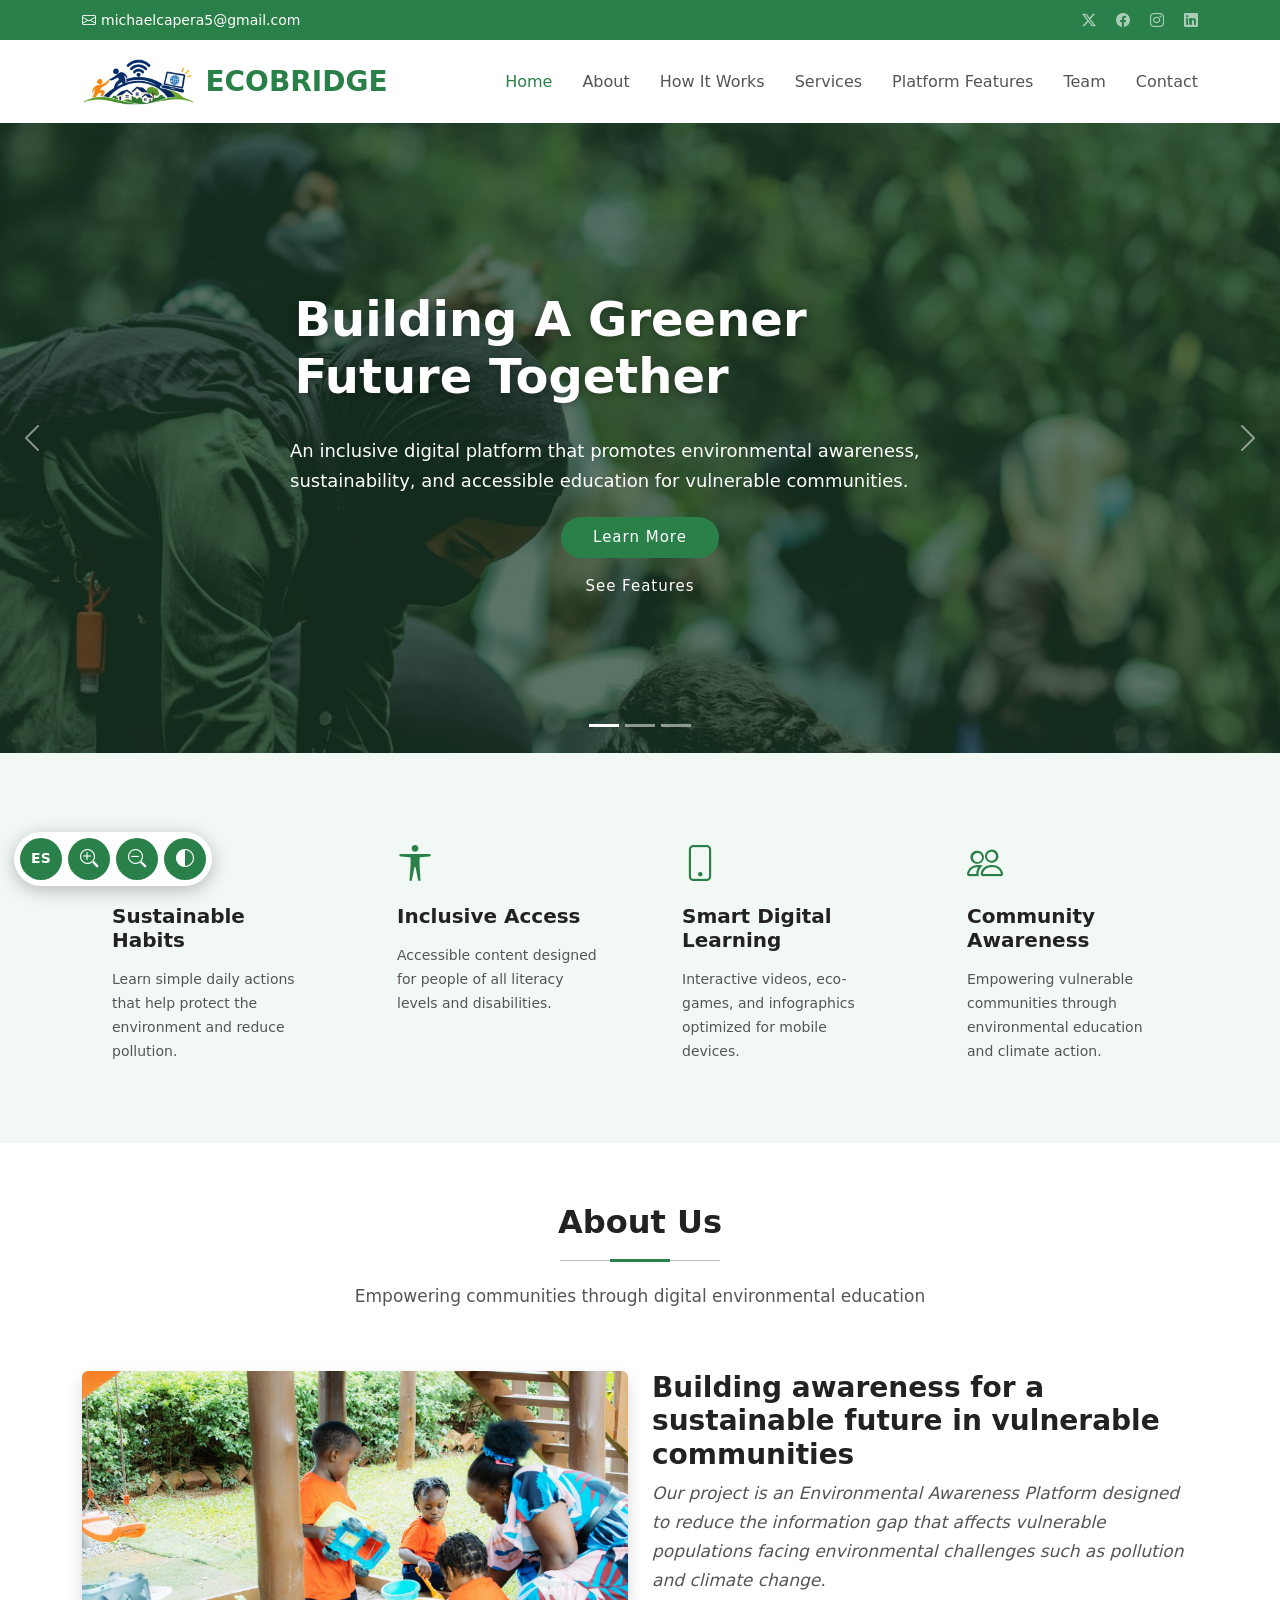
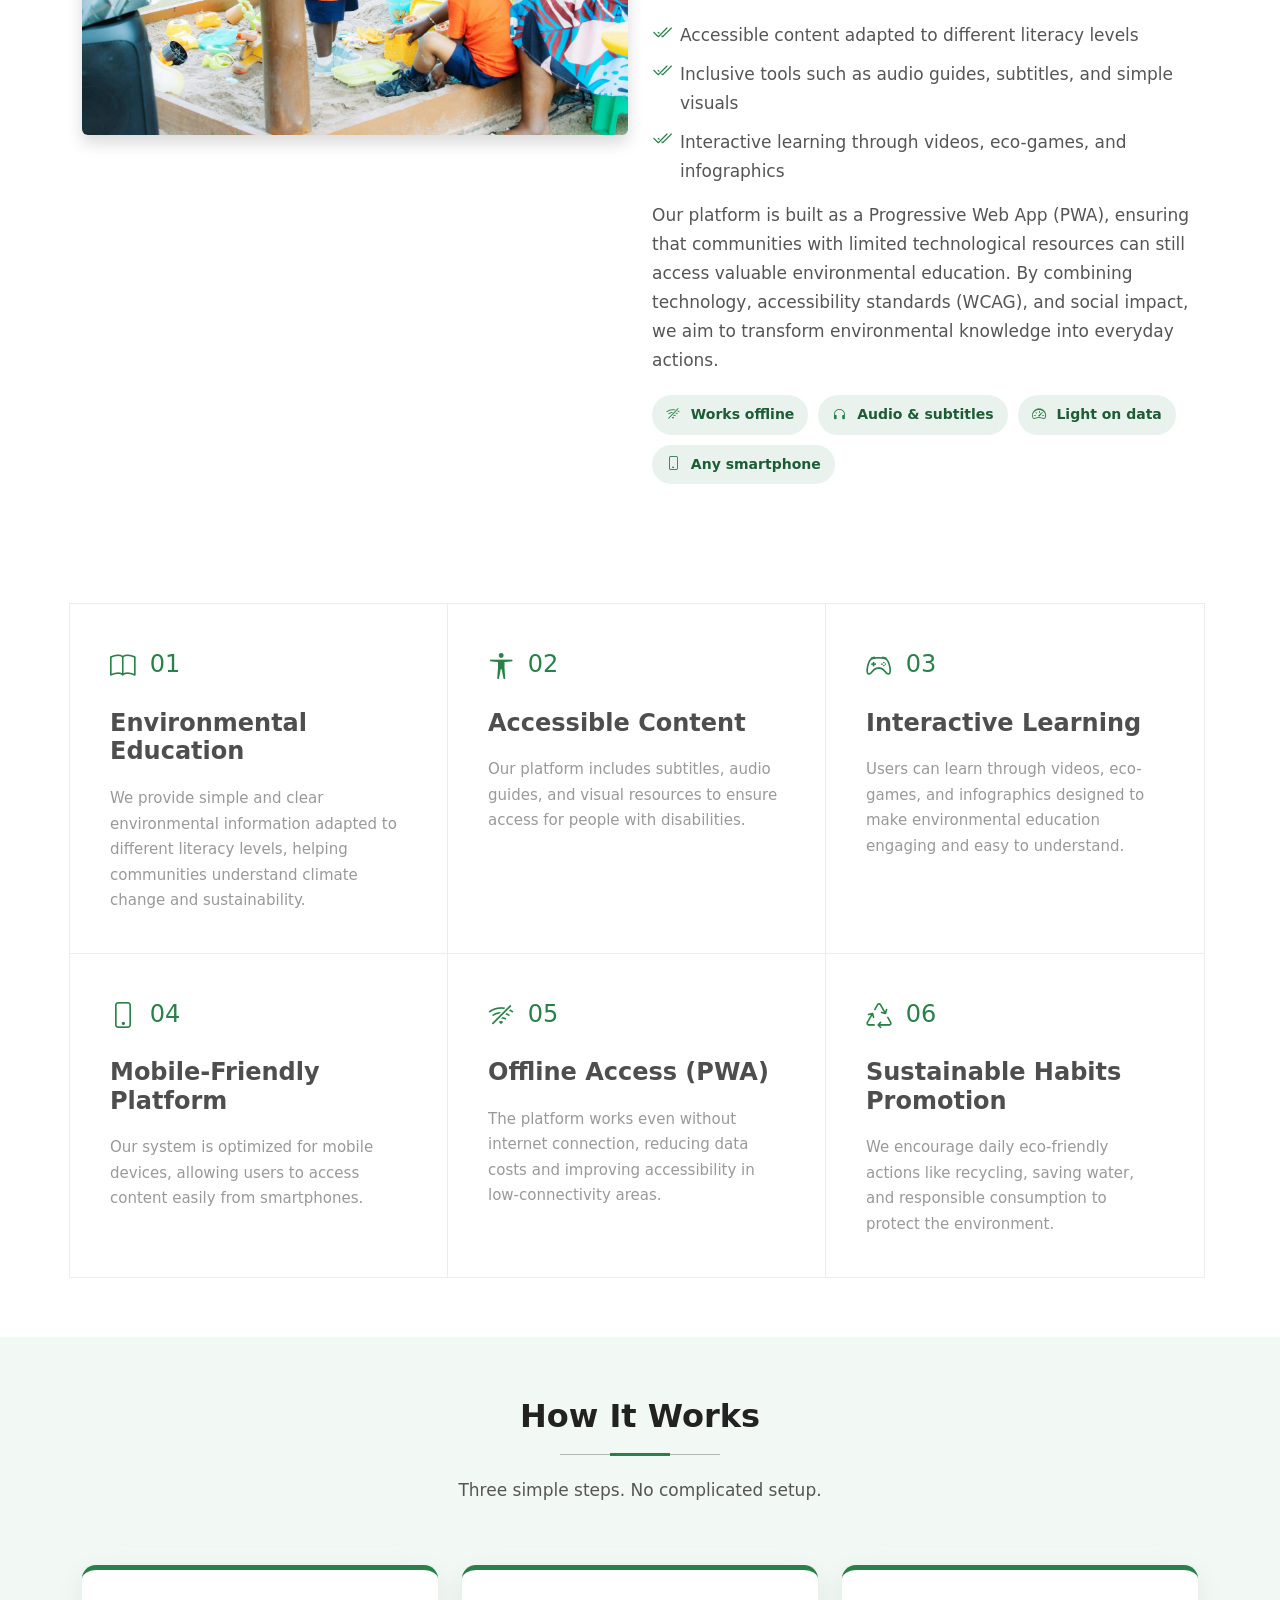
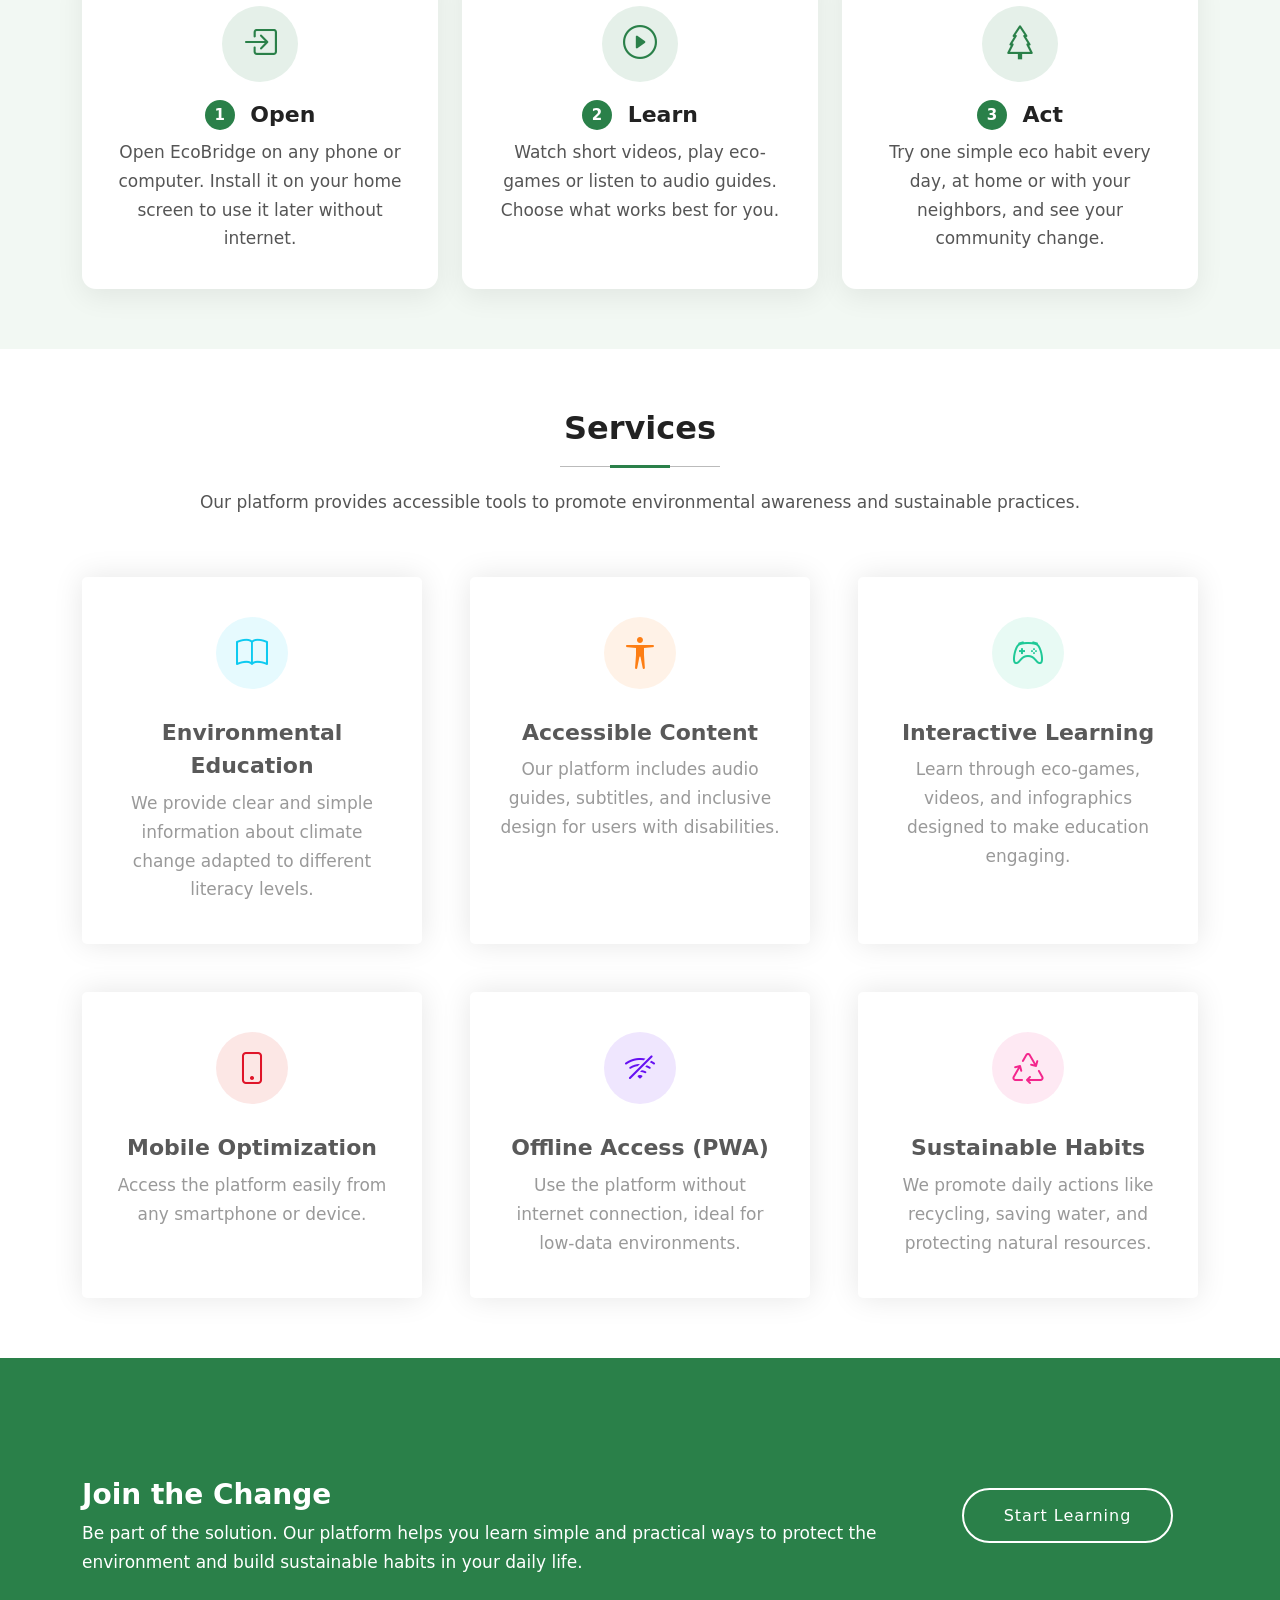
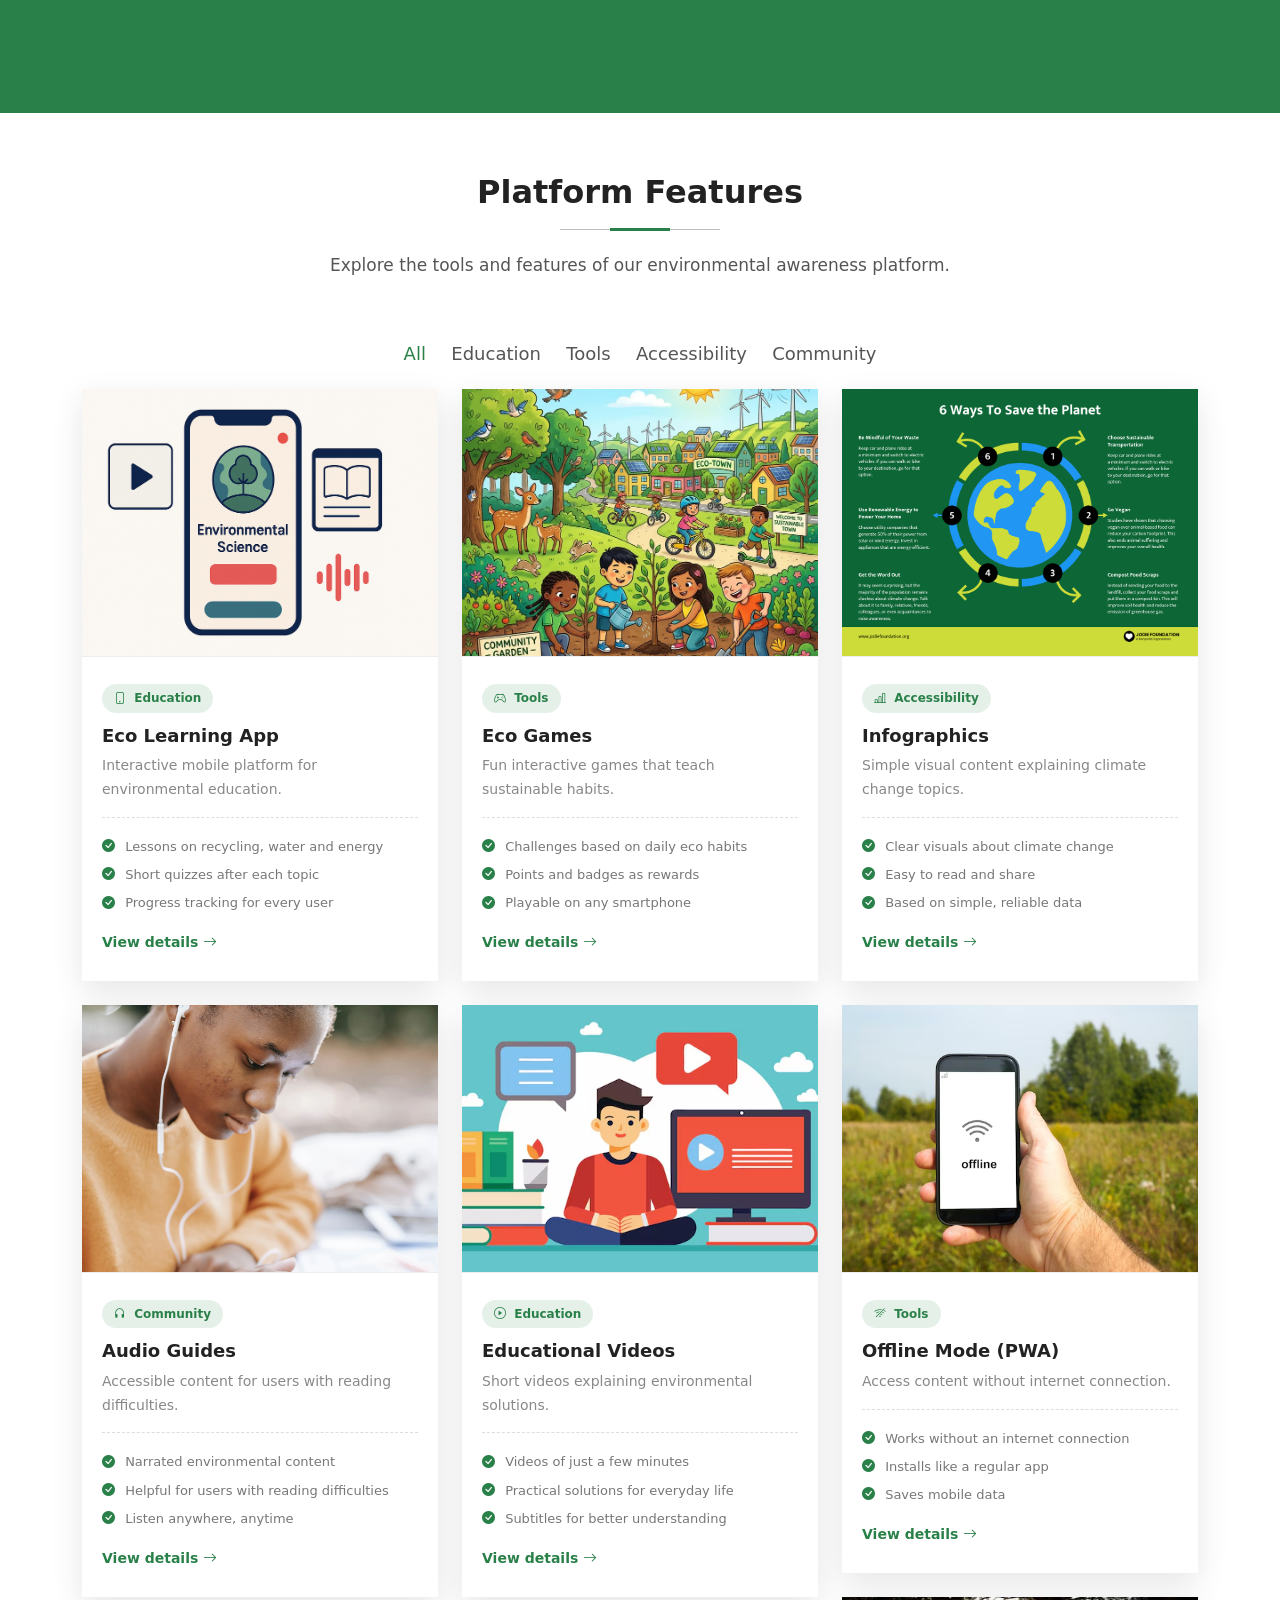
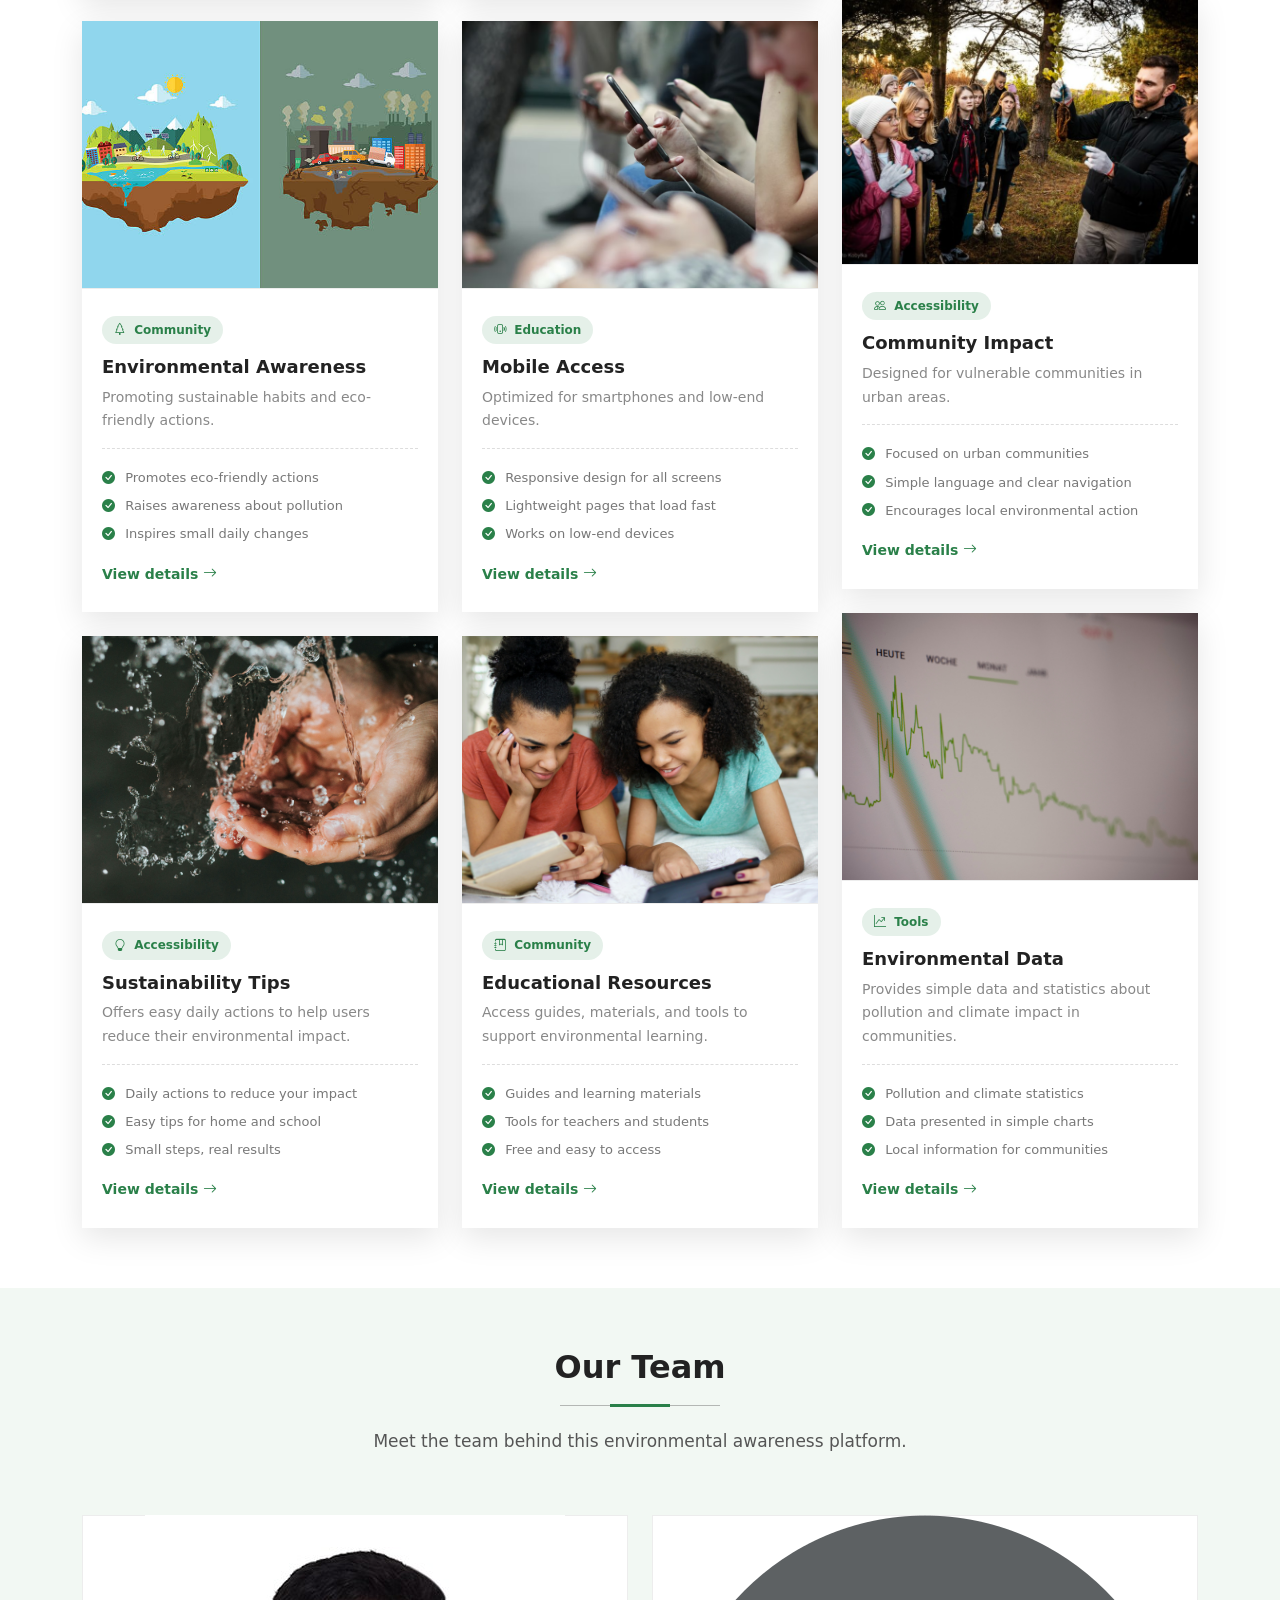
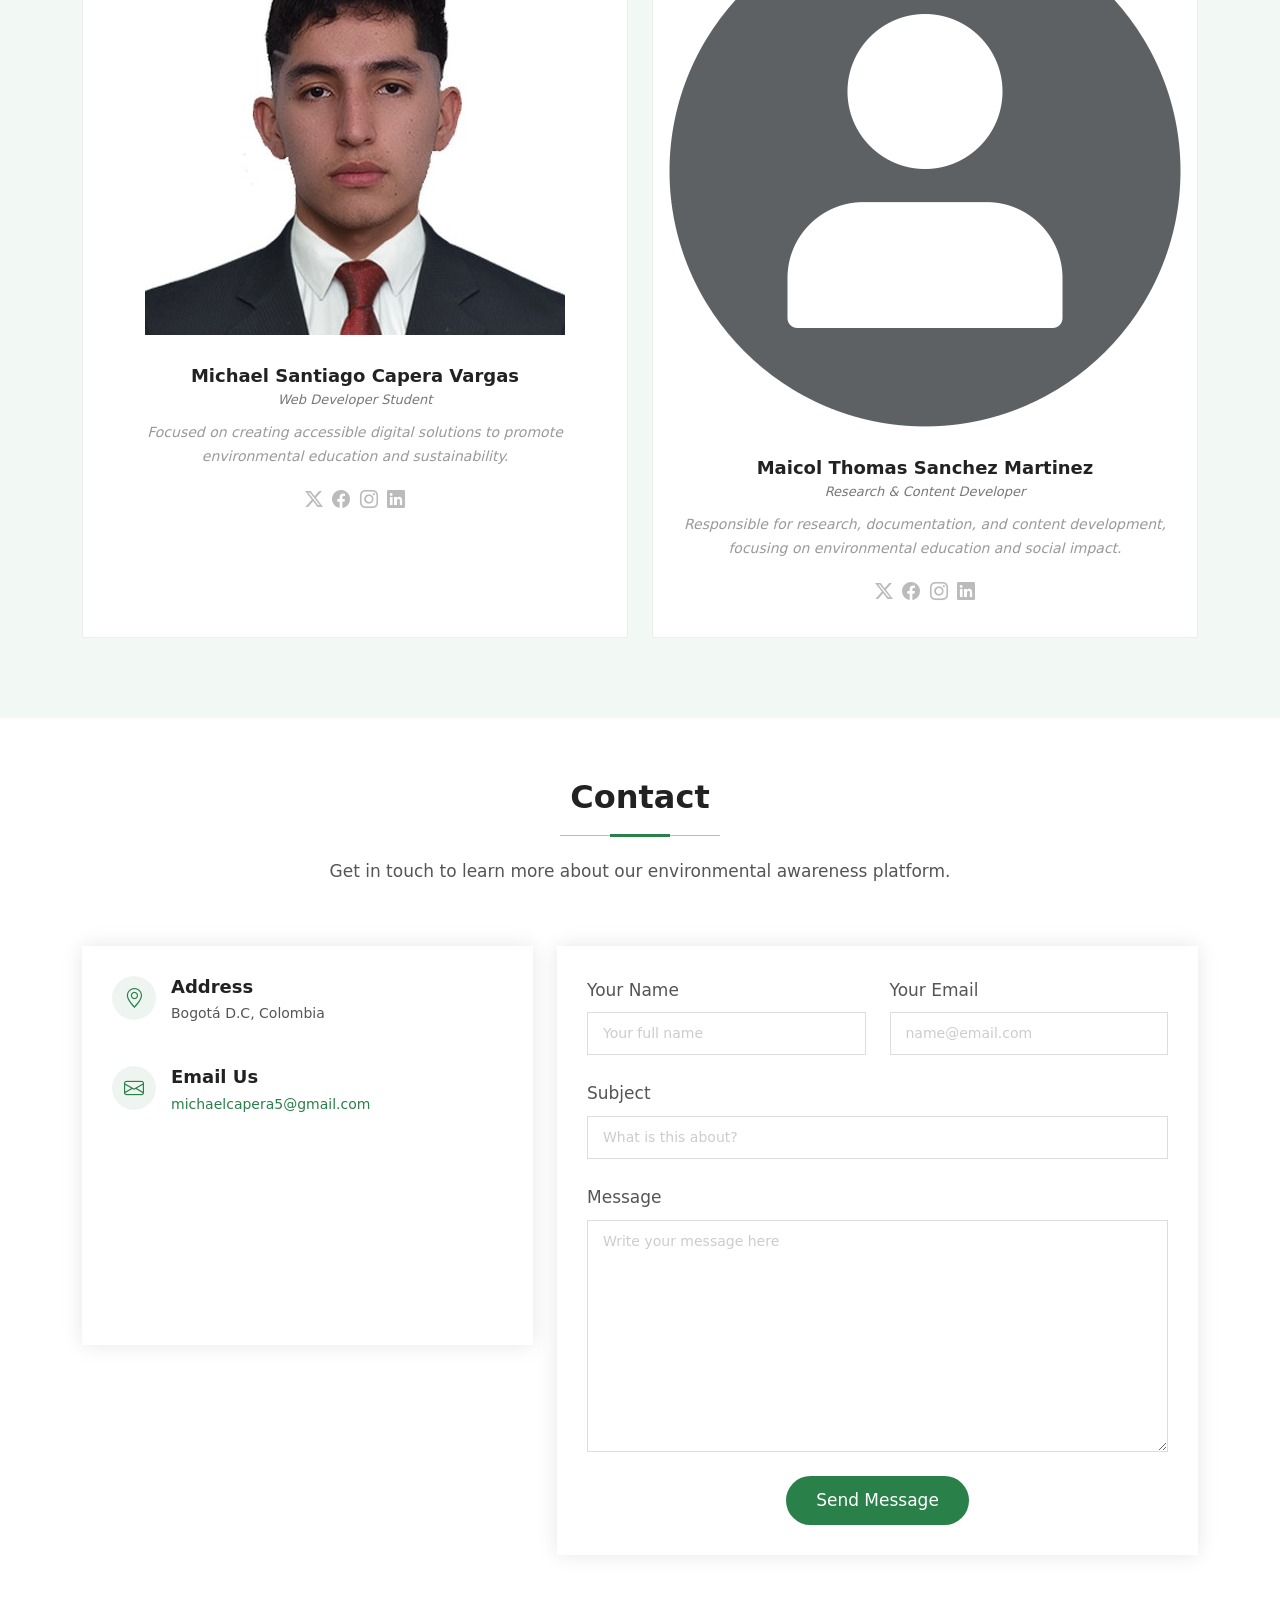
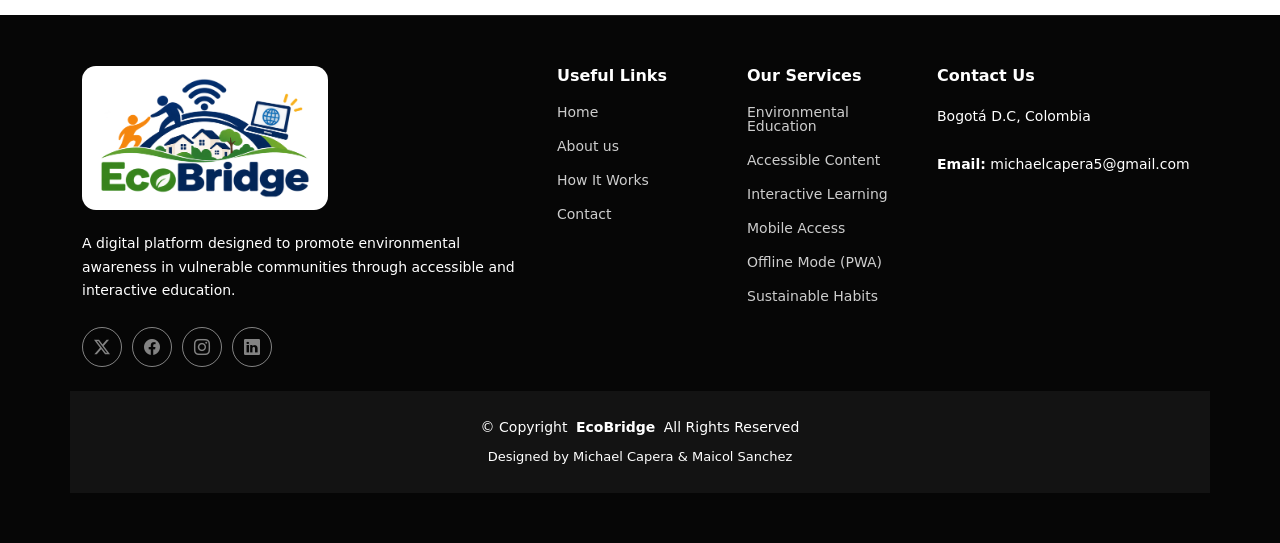
<file: index.html>
<!DOCTYPE html>

<html lang="en">
<head>
<meta charset="utf-8"/>
<meta content="width=device-width, initial-scale=1.0" name="viewport"/>
<title>EcoBridge | Environmental Education for Every Community</title>
<meta content="EcoBridge is a free-to-browse, mobile-friendly and offline-ready platform that brings environmental education to vulnerable communities." name="description"/>
<meta content="environmental education, sustainability, accessibility, PWA, vulnerable communities, climate change" name="keywords"/>
<meta content="#2a8049" name="theme-color"/>
<link href="manifest.webmanifest" rel="manifest"/>
<!-- Favicons -->
<link href="assets/img/favicon.png" rel="icon"/>
<link href="assets/img/apple-touch-icon.png" rel="apple-touch-icon"/>
<!-- Vendor CSS Files -->
<link href="assets/vendor/bootstrap/css/bootstrap.min.css" rel="stylesheet"/>
<link href="assets/vendor/bootstrap-icons/bootstrap-icons.css" rel="stylesheet"/>
<link href="assets/vendor/aos/aos.css" rel="stylesheet"/>
<link href="assets/vendor/glightbox/css/glightbox.min.css" rel="stylesheet"/>
<!-- Main CSS File -->
<link href="assets/css/main.css" rel="stylesheet"/>
</head>
<body class="index-page">
<a class="skip-link" data-i18n="kcc367b" href="#main">Skip to main content</a>
<header class="header sticky-top" id="header">
<div class="topbar d-flex align-items-center accent-background">
<div class="container d-flex justify-content-center justify-content-md-between">
<div class="contact-info d-flex align-items-center">
<i class="bi bi-envelope d-flex align-items-center"><a href="mailto:michaelcapera5@gmail.com">michaelcapera5@gmail.com</a></i>
</div>
<div class="social-links d-none d-md-flex align-items-center">
<a class="twitter" href="#"><i class="bi bi-twitter-x"></i></a>
<a class="facebook" href="#"><i class="bi bi-facebook"></i></a>
<a class="instagram" href="#"><i class="bi bi-instagram"></i></a>
<a class="linkedin" href="#"><i class="bi bi-linkedin"></i></a>
</div>
</div>
</div><!-- End Top Bar -->
<div class="branding d-flex align-items-center">
<div class="container position-relative d-flex align-items-center justify-content-between">
<a class="logo d-flex align-items-center" href="index.html">
<!-- Uncomment the line below if you also wish to use an image logo -->
<img alt="" height="46" src="assets/img/logo.png" width="113"/>
<h1 class="sitename">EcoBridge</h1>
</a>
<nav class="navmenu" id="navmenu">
<ul>
<li><a class="active" data-i18n="k8cf04a" href="#hero">Home</a></li>
<li><a data-i18n="k8f7f4c" href="#about">About</a></li>
<li><a data-i18n="kaabda4" href="#how-it-works">How It Works</a></li>
<li><a data-i18n="k992a0f" href="#services">Services</a></li>
<li><a data-i18n="kbd2d97" href="#portfolio">Platform Features</a></li>
<li><a data-i18n="kac848f" href="#team">Team</a></li>
<li><a data-i18n="kbbaff1" href="#contact">Contact</a></li>
</ul>
<i class="mobile-nav-toggle d-xl-none bi bi-list"></i>
</nav>
</div>
</div>
</header>
<main class="main" id="main">
<!-- Hero Section -->
<section class="hero section accent-background" id="hero">
<div class="carousel slide carousel-fade" data-bs-interval="8000" data-bs-ride="carousel" id="hero-carousel">
<div class="carousel-item active">
<img alt="" src="assets/img/hero-carousel/hero-carousel-1.jpg"/>
<div class="carousel-container">
<h2 data-i18n="kd2aaa4">Building A Greener Future Together</h2>
<p data-i18n="k6f918c">An inclusive digital platform that promotes environmental awareness, sustainability, and accessible education for vulnerable communities.</p>
<a class="btn-get-started" data-i18n="kf5395c" href="#featured-services">Learn More</a>
<a class="btn-get-started btn-outline" data-i18n="kc9db40" href="#portfolio">See Features</a>
</div>
</div><!-- End Carousel Item -->
<div class="carousel-item">
<img alt="" decoding="async" loading="lazy" src="assets/img/hero-carousel/hero-carousel-2.jpg"/>
<div class="carousel-container">
<h2 data-i18n="k04ad90">Environmental Education</h2>
<p data-i18n="k43a19d">Interactive tools that teach sustainable habits and environmental care.</p>
<a class="btn-get-started" data-i18n="kf5395c" href="#featured-services">Learn More</a>
</div>
</div><!-- End Carousel Item -->
<div class="carousel-item">
<img alt="" decoding="async" loading="lazy" src="assets/img/hero-carousel/hero-carousel-3.jpg"/>
<div class="carousel-container">
<h2 data-i18n="kb0a10e">Accessible Learning</h2>
<p data-i18n="k6989c1">Inclusive content with subtitles, audio guides, and simple navigation for everyone.</p>
<a class="btn-get-started" data-i18n="kf5395c" href="#featured-services">Learn More</a>
</div>
</div><!-- End Carousel Item -->
<a aria-label="Previous slide" class="carousel-control-prev" data-bs-slide="prev" data-i18n-attr="aria-label:kc2b705" href="#hero-carousel" role="button">
<span aria-hidden="true" class="carousel-control-prev-icon bi bi-chevron-left"></span>
</a>
<a aria-label="Next slide" class="carousel-control-next" data-bs-slide="next" data-i18n-attr="aria-label:ke006f4" href="#hero-carousel" role="button">
<span aria-hidden="true" class="carousel-control-next-icon bi bi-chevron-right"></span>
</a>
<ol class="carousel-indicators"></ol>
</div>
</section><!-- /Hero Section -->
<!-- Featured Services Section -->
<section class="featured-services section light-background" id="featured-services">
<div class="container">
<div class="row gy-4">
<div class="col-xl-3 col-md-6 d-flex" data-aos="fade-up" data-aos-delay="100">
<div class="service-item position-relative">
<div class="icon"><i class="bi bi-recycle icon"></i></div>
<h4><a class="stretched-link" data-i18n="kf7e5b5" href="#services">Sustainable Habits</a></h4>
<p data-i18n="k27011b">Learn simple daily actions that help protect the environment and reduce pollution.</p>
</div>
</div><!-- End Service Item -->
<div class="col-xl-3 col-md-6 d-flex" data-aos="fade-up" data-aos-delay="200">
<div class="service-item position-relative">
<div class="icon"><i class="bi bi-universal-access icon"></i></div>
<h4><a class="stretched-link" data-i18n="k85f603" href="#about">Inclusive Access</a></h4>
<p data-i18n="k78199a">Accessible content designed for people of all literacy levels and disabilities.</p>
</div>
</div><!-- End Service Item -->
<div class="col-xl-3 col-md-6 d-flex" data-aos="fade-up" data-aos-delay="300">
<div class="service-item position-relative">
<div class="icon"><i class="bi bi-phone icon"></i></div>
<h4><a class="stretched-link" data-i18n="k67be0d" href="#portfolio">Smart Digital Learning</a></h4>
<p data-i18n="k9c0a9e">Interactive videos, eco-games, and infographics optimized for mobile devices.</p>
</div>
</div><!-- End Service Item -->
<div class="col-xl-3 col-md-6 d-flex" data-aos="fade-up" data-aos-delay="400">
<div class="service-item position-relative">
<div class="icon"><i class="bi bi-people icon"></i></div>
<h4><a class="stretched-link" data-i18n="k8422d9" href="#why-us">Community Awareness</a></h4>
<p data-i18n="k8dae38">Empowering vulnerable communities through environmental education and climate action.</p>
</div>
</div><!-- End Service Item -->
</div>
</div>
</section><!-- /Featured Services Section -->
<!-- About Section -->
<section class="about section" id="about">
<!-- Section Title -->
<div class="container section-title" data-aos="fade-up">
<h2 data-i18n="k9e66e6">About Us</h2>
<p data-i18n="k933a72">Empowering communities through digital environmental education</p>
</div><!-- End Section Title -->
<div class="container">
<div class="row gy-4">
<div class="col-lg-6 position-relative align-self-start" data-aos="fade-up" data-aos-delay="100">
<img alt="Environmental awareness" class="img-fluid rounded shadow" data-i18n-attr="alt:k5d0af9" decoding="async" height="533" loading="lazy" src="assets/img/about.jpg" width="800"/>
</div>
<div class="col-lg-6 content" data-aos="fade-up" data-aos-delay="200">
<h3 data-i18n="k2b00d0">Building awareness for a sustainable future in vulnerable communities</h3>
<p class="fst-italic" data-i18n="k81c840">
              Our project is an Environmental Awareness Platform designed to reduce the information gap that affects vulnerable populations facing environmental challenges such as pollution and climate change.
            </p>
<ul>
<li><i class="bi bi-check2-all"></i> <span data-i18n="k07d8fb">Accessible content adapted to different literacy levels</span></li>
<li><i class="bi bi-check2-all"></i> <span data-i18n="k81c443">Inclusive tools such as audio guides, subtitles, and simple visuals</span></li>
<li><i class="bi bi-check2-all"></i> <span data-i18n="k71dd17">Interactive learning through videos, eco-games, and infographics</span></li>
</ul>
<p data-i18n="k0e7f83">
              Our platform is built as a Progressive Web App (PWA), ensuring that communities with limited technological resources can still access valuable environmental education. By combining technology, accessibility standards (WCAG), and social impact, we aim to transform environmental knowledge into everyday actions.
            </p>
<div class="quick-facts">
<span data-i18n="k99c098"><i class="bi bi-wifi-off"></i> Works offline</span>
<span data-i18n="k49df16"><i class="bi bi-headphones"></i> Audio &amp; subtitles</span>
<span data-i18n="k86b2ad"><i class="bi bi-speedometer2"></i> Light on data</span>
<span data-i18n="kaa13d7"><i class="bi bi-phone"></i> Any smartphone</span>
</div>
</div>
</div>
</div>
</section><!-- /About Section -->
<!-- Why Us Section -->
<section class="why-us section" id="why-us">
<div class="container">
<div class="row no-gutters">
<div class="col-lg-4 col-md-6 card" data-aos="fade-up" data-aos-delay="100">
<span><i class="bi bi-book"></i> 01</span>
<h4 data-i18n="k04ad90">Environmental Education</h4>
<p data-i18n="kd471bb">We provide simple and clear environmental information adapted to different literacy levels, helping communities understand climate change and sustainability.</p>
</div><!-- End Card Item -->
<div class="col-lg-4 col-md-6 card" data-aos="fade-up" data-aos-delay="200">
<span><i class="bi bi-universal-access"></i> 02</span>
<h4 data-i18n="ka5156e">Accessible Content</h4>
<p data-i18n="k5d17e4">Our platform includes subtitles, audio guides, and visual resources to ensure access for people with disabilities.</p>
</div><!-- End Card Item -->
<div class="col-lg-4 col-md-6 card" data-aos="fade-up" data-aos-delay="300">
<span><i class="bi bi-controller"></i> 03</span>
<h4 data-i18n="kd3bd3c">Interactive Learning</h4>
<p data-i18n="k22a7b6">Users can learn through videos, eco-games, and infographics designed to make environmental education engaging and easy to understand.</p>
</div><!-- End Card Item -->
<div class="col-lg-4 col-md-6 card" data-aos="fade-up" data-aos-delay="400">
<span><i class="bi bi-phone"></i> 04</span>
<h4 data-i18n="ke11b4e">Mobile-Friendly Platform</h4>
<p data-i18n="k498477">Our system is optimized for mobile devices, allowing users to access content easily from smartphones.</p>
</div><!-- End Card Item -->
<div class="col-lg-4 col-md-6 card" data-aos="fade-up" data-aos-delay="500">
<span><i class="bi bi-wifi-off"></i> 05</span>
<h4 data-i18n="kcad759">Offline Access (PWA)</h4>
<p data-i18n="k51e205">The platform works even without internet connection, reducing data costs and improving accessibility in low-connectivity areas.</p>
</div><!-- End Card Item -->
<div class="col-lg-4 col-md-6 card" data-aos="fade-up" data-aos-delay="600">
<span><i class="bi bi-recycle"></i> 06</span>
<h4 data-i18n="kfcc661">Sustainable Habits Promotion</h4>
<p data-i18n="kfabe50">We encourage daily eco-friendly actions like recycling, saving water, and responsible consumption to protect the environment.</p>
</div><!-- End Card Item -->
</div>
</div>
</section><!-- /Why Us Section -->
<!-- How It Works Section -->
<section class="how-it-works section light-background" id="how-it-works">
<div class="container section-title" data-aos="fade-up">
<h2 data-i18n="kaabda4">How It Works</h2>
<p data-i18n="kba063a">Three simple steps. No complicated setup.</p>
</div>
<div class="container">
<div class="row gy-4 justify-content-center">
<div class="col-lg-4 col-md-6" data-aos="fade-up" data-aos-delay="100">
<div class="step-card">
<div class="step-icon"><i class="bi bi-box-arrow-in-right"></i></div>
<h3 data-i18n="kdb0708"><span>1</span> Open</h3>
<p data-i18n="kf66a68">Open EcoBridge on any phone or computer. Install it on your home screen to use it later without internet.</p>
</div>
</div>
<div class="col-lg-4 col-md-6" data-aos="fade-up" data-aos-delay="200">
<div class="step-card">
<div class="step-icon"><i class="bi bi-play-circle"></i></div>
<h3 data-i18n="k52f7f9"><span>2</span> Learn</h3>
<p data-i18n="k7259c5">Watch short videos, play eco-games or listen to audio guides. Choose what works best for you.</p>
</div>
</div>
<div class="col-lg-4 col-md-6" data-aos="fade-up" data-aos-delay="300">
<div class="step-card">
<div class="step-icon"><i class="bi bi-tree"></i></div>
<h3 data-i18n="k80d78f"><span>3</span> Act</h3>
<p data-i18n="kbd02d8">Try one simple eco habit every day, at home or with your neighbors, and see your community change.</p>
</div>
</div>
</div>
</div>
</section><!-- /How It Works Section -->
<!-- Services Section -->
<section class="services section" id="services">
<!-- Section Title -->
<div class="container section-title" data-aos="fade-up">
<h2 data-i18n="k992a0f">Services</h2>
<p data-i18n="k1945e8">Our platform provides accessible tools to promote environmental awareness and sustainable practices.</p>
</div><!-- End Section Title -->
<div class="container">
<div class="row g-5">
<div class="col-lg-4 col-md-6" data-aos="fade-up" data-aos-delay="100">
<div class="service-item item-cyan position-relative">
<i class="bi bi-book icon"></i>
<h3><a class="read-more stretched-link" data-i18n="k04ad90" href="service-details.html?id=environmental-education">Environmental Education</a></h3>
<p data-i18n="kc5d233">We provide clear and simple information about climate change adapted to different literacy levels.</p>
</div>
</div><!-- End Service Item -->
<div class="col-lg-4 col-md-6" data-aos="fade-up" data-aos-delay="200">
<div class="service-item item-orange position-relative">
<i class="bi bi-universal-access icon"></i>
<h3><a class="read-more stretched-link" data-i18n="ka5156e" href="service-details.html?id=accessible-content">Accessible Content</a></h3>
<p data-i18n="ke6c8f6">Our platform includes audio guides, subtitles, and inclusive design for users with disabilities.</p>
</div>
</div><!-- End Service Item -->
<div class="col-lg-4 col-md-6" data-aos="fade-up" data-aos-delay="300">
<div class="service-item item-teal position-relative">
<i class="bi bi-controller icon"></i>
<h3><a class="read-more stretched-link" data-i18n="kd3bd3c" href="service-details.html?id=interactive-learning">Interactive Learning</a></h3>
<p data-i18n="k3fd3f5">Learn through eco-games, videos, and infographics designed to make education engaging.</p>
</div>
</div><!-- End Service Item -->
<div class="col-lg-4 col-md-6" data-aos="fade-up" data-aos-delay="400">
<div class="service-item item-red position-relative">
<i class="bi bi-phone icon"></i>
<h3><a class="read-more stretched-link" data-i18n="kdcae84" href="service-details.html?id=mobile-optimization">Mobile Optimization</a></h3>
<p data-i18n="k4085b1">Access the platform easily from any smartphone or device.</p>
</div>
</div><!-- End Service Item -->
<div class="col-lg-4 col-md-6" data-aos="fade-up" data-aos-delay="500">
<div class="service-item item-indigo position-relative">
<i class="bi bi-wifi-off icon"></i>
<h3><a class="read-more stretched-link" data-i18n="kcad759" href="service-details.html?id=offline-access">Offline Access (PWA)</a></h3>
<p data-i18n="k631b9e">Use the platform without internet connection, ideal for low-data environments.</p>
</div>
</div><!-- End Service Item -->
<div class="col-lg-4 col-md-6" data-aos="fade-up" data-aos-delay="600">
<div class="service-item item-pink position-relative">
<i class="bi bi-recycle icon"></i>
<h3><a class="read-more stretched-link" data-i18n="kf7e5b5" href="service-details.html?id=sustainable-habits">Sustainable Habits</a></h3>
<p data-i18n="ka95dac">We promote daily actions like recycling, saving water, and protecting natural resources.</p>
</div>
</div><!-- End Service Item -->
</div>
</div>
</section><!-- /Services Section -->
<!-- Call To Action Section -->
<section class="call-to-action section accent-background" id="call-to-action">
<div class="container">
<div class="row" data-aos="zoom-in" data-aos-delay="100">
<div class="col-xl-9 text-center text-xl-start">
<h3 data-i18n="kf45105">Join the Change</h3>
<p data-i18n="k5f7408">Be part of the solution. Our platform helps you learn simple and practical ways to protect the environment and build sustainable habits in your daily life.</p>
</div>
<div class="col-xl-3 cta-btn-container text-center">
<a class="cta-btn align-middle" data-i18n="k41e198" href="#portfolio">Start Learning</a>
</div>
</div>
</div>
</section><!-- /Call To Action Section -->
<!-- Portfolio Section -->
<section class="portfolio section" id="portfolio">
<!-- Section Title -->
<div class="container section-title" data-aos="fade-up">
<h2 data-i18n="kbd2d97">Platform Features</h2>
<p data-i18n="kc6eef3">Explore the tools and features of our environmental awareness platform.</p>
</div><!-- End Section Title -->
<div class="container">
<div class="isotope-layout" data-default-filter="*" data-layout="masonry" data-sort="original-order">
<ul class="portfolio-filters isotope-filters" data-aos="fade-up" data-aos-delay="100">
<li class="filter-active" data-filter="*" data-i18n="kb1c94c">All</li>
<li data-filter=".filter-app" data-i18n="kde7a22">Education</li>
<li data-filter=".filter-product" data-i18n="k8625e1">Tools</li>
<li data-filter=".filter-branding" data-i18n="ke0e4fc">Accessibility</li>
<li data-filter=".filter-books" data-i18n="k7d6198">Community</li>
</ul><!-- End Portfolio Filters -->
<div class="row gy-4 isotope-container" data-aos="fade-up" data-aos-delay="200">
<div class="col-lg-4 col-md-6 portfolio-item isotope-item filter-app">
<div class="portfolio-content h-100">
<a aria-label="View details" data-i18n-attr="aria-label:k11b77a" href="portfolio-details.html?id=eco-learning-app"><img alt="Mobile app showing interactive environmental lessons" class="img-fluid portfolio-img" data-i18n-attr="alt:ke1b734" decoding="async" height="300" loading="lazy" src="assets/img/portfolio/app-1.png" width="400"/></a>
<div class="portfolio-info">
<span class="portfolio-tag" data-i18n="k944833"><i class="bi bi-phone"></i> Education</span>
<h4><a data-i18n="k19c2f9" data-i18n-attr="title:kdc7b97" href="portfolio-details.html?id=eco-learning-app" title="More details">Eco Learning App</a></h4>
<p data-i18n="k70e7e2">Interactive mobile platform for environmental education.</p>
<ul class="portfolio-points">
<li data-i18n="k4d7afb"><i class="bi bi-check-circle-fill"></i> Lessons on recycling, water and energy</li>
<li data-i18n="ka18312"><i class="bi bi-check-circle-fill"></i> Short quizzes after each topic</li>
<li data-i18n="k9b6006"><i class="bi bi-check-circle-fill"></i> Progress tracking for every user</li>
</ul>
<a class="portfolio-more" data-i18n="kf4ccd6" href="portfolio-details.html?id=eco-learning-app">View details <i class="bi bi-arrow-right"></i></a>
</div>
</div>
</div><!-- End Portfolio Item -->
<div class="col-lg-4 col-md-6 portfolio-item isotope-item filter-product">
<div class="portfolio-content h-100">
<a aria-label="View details" data-i18n-attr="aria-label:k11b77a" href="portfolio-details.html?id=eco-games"><img alt="Interactive game that teaches sustainable habits" class="img-fluid portfolio-img" data-i18n-attr="alt:kdad924" decoding="async" height="300" loading="lazy" src="assets/img/portfolio/app-2.png" width="400"/></a>
<div class="portfolio-info">
<span class="portfolio-tag" data-i18n="kdeeeb3"><i class="bi bi-controller"></i> Tools</span>
<h4><a data-i18n="k396c7d" data-i18n-attr="title:kdc7b97" href="portfolio-details.html?id=eco-games" title="More details">Eco Games</a></h4>
<p data-i18n="kca78ef">Fun interactive games that teach sustainable habits.</p>
<ul class="portfolio-points">
<li data-i18n="k673177"><i class="bi bi-check-circle-fill"></i> Challenges based on daily eco habits</li>
<li data-i18n="k827435"><i class="bi bi-check-circle-fill"></i> Points and badges as rewards</li>
<li data-i18n="ke515f0"><i class="bi bi-check-circle-fill"></i> Playable on any smartphone</li>
</ul>
<a class="portfolio-more" data-i18n="kf4ccd6" href="portfolio-details.html?id=eco-games">View details <i class="bi bi-arrow-right"></i></a>
</div>
</div>
</div><!-- End Portfolio Item -->
<div class="col-lg-4 col-md-6 portfolio-item isotope-item filter-branding">
<div class="portfolio-content h-100">
<a aria-label="View details" data-i18n-attr="aria-label:k11b77a" href="portfolio-details.html?id=infographics"><img alt="Infographic explaining climate change topics" class="img-fluid portfolio-img" data-i18n-attr="alt:k3ec39e" decoding="async" height="300" loading="lazy" src="assets/img/portfolio/app-3.png" width="400"/></a>
<div class="portfolio-info">
<span class="portfolio-tag" data-i18n="k967483"><i class="bi bi-bar-chart-line"></i> Accessibility</span>
<h4><a data-i18n="k84cca3" data-i18n-attr="title:kdc7b97" href="portfolio-details.html?id=infographics" title="More details">Infographics</a></h4>
<p data-i18n="k724694">Simple visual content explaining climate change topics.</p>
<ul class="portfolio-points">
<li data-i18n="k860001"><i class="bi bi-check-circle-fill"></i> Clear visuals about climate change</li>
<li data-i18n="k5f20cd"><i class="bi bi-check-circle-fill"></i> Easy to read and share</li>
<li data-i18n="ka8f8f6"><i class="bi bi-check-circle-fill"></i> Based on simple, reliable data</li>
</ul>
<a class="portfolio-more" data-i18n="kf4ccd6" href="portfolio-details.html?id=infographics">View details <i class="bi bi-arrow-right"></i></a>
</div>
</div>
</div><!-- End Portfolio Item -->
<div class="col-lg-4 col-md-6 portfolio-item isotope-item filter-books">
<div class="portfolio-content h-100">
<a aria-label="View details" data-i18n-attr="aria-label:k11b77a" href="portfolio-details.html?id=audio-guides"><img alt="Audio guide for accessible environmental learning" class="img-fluid portfolio-img" data-i18n-attr="alt:kb970bb" decoding="async" height="300" loading="lazy" src="assets/img/portfolio/books-1.png" width="400"/></a>
<div class="portfolio-info">
<span class="portfolio-tag" data-i18n="k8d591d"><i class="bi bi-headphones"></i> Community</span>
<h4><a data-i18n="k5f5540" data-i18n-attr="title:kdc7b97" href="portfolio-details.html?id=audio-guides" title="More details">Audio Guides</a></h4>
<p data-i18n="kafec11">Accessible content for users with reading difficulties.</p>
<ul class="portfolio-points">
<li data-i18n="kc28428"><i class="bi bi-check-circle-fill"></i> Narrated environmental content</li>
<li data-i18n="ka32143"><i class="bi bi-check-circle-fill"></i> Helpful for users with reading difficulties</li>
<li data-i18n="kea31c3"><i class="bi bi-check-circle-fill"></i> Listen anywhere, anytime</li>
</ul>
<a class="portfolio-more" data-i18n="kf4ccd6" href="portfolio-details.html?id=audio-guides">View details <i class="bi bi-arrow-right"></i></a>
</div>
</div>
</div><!-- End Portfolio Item -->
<div class="col-lg-4 col-md-6 portfolio-item isotope-item filter-app">
<div class="portfolio-content h-100">
<a aria-label="View details" data-i18n-attr="aria-label:k11b77a" href="portfolio-details.html?id=educational-videos"><img alt="Educational video about environmental solutions" class="img-fluid portfolio-img" data-i18n-attr="alt:k9389c2" decoding="async" height="300" loading="lazy" src="assets/img/portfolio/books-2.png" width="400"/></a>
<div class="portfolio-info">
<span class="portfolio-tag" data-i18n="kec4f4a"><i class="bi bi-play-circle"></i> Education</span>
<h4><a data-i18n="kacb5d3" data-i18n-attr="title:kdc7b97" href="portfolio-details.html?id=educational-videos" title="More details">Educational Videos</a></h4>
<p data-i18n="kc98a21">Short videos explaining environmental solutions.</p>
<ul class="portfolio-points">
<li data-i18n="ke8ce3e"><i class="bi bi-check-circle-fill"></i> Videos of just a few minutes</li>
<li data-i18n="k5231e0"><i class="bi bi-check-circle-fill"></i> Practical solutions for everyday life</li>
<li data-i18n="k22b5bc"><i class="bi bi-check-circle-fill"></i> Subtitles for better understanding</li>
</ul>
<a class="portfolio-more" data-i18n="kf4ccd6" href="portfolio-details.html?id=educational-videos">View details <i class="bi bi-arrow-right"></i></a>
</div>
</div>
</div><!-- End Portfolio Item -->
<div class="col-lg-4 col-md-6 portfolio-item isotope-item filter-product">
<div class="portfolio-content h-100">
<a aria-label="View details" data-i18n-attr="aria-label:k11b77a" href="portfolio-details.html?id=offline-mode"><img alt="Offline mode that lets users access content without internet" class="img-fluid portfolio-img" data-i18n-attr="alt:k53fbf4" decoding="async" height="300" loading="lazy" src="assets/img/portfolio/books-3.png" width="400"/></a>
<div class="portfolio-info">
<span class="portfolio-tag" data-i18n="k8cb1b1"><i class="bi bi-wifi-off"></i> Tools</span>
<h4><a data-i18n="kc23b3d" data-i18n-attr="title:kdc7b97" href="portfolio-details.html?id=offline-mode" title="More details">Offline Mode (PWA)</a></h4>
<p data-i18n="k8f3ec7">Access content without internet connection.</p>
<ul class="portfolio-points">
<li data-i18n="k4b6d26"><i class="bi bi-check-circle-fill"></i> Works without an internet connection</li>
<li data-i18n="kb91c7e"><i class="bi bi-check-circle-fill"></i> Installs like a regular app</li>
<li data-i18n="k374057"><i class="bi bi-check-circle-fill"></i> Saves mobile data</li>
</ul>
<a class="portfolio-more" data-i18n="kf4ccd6" href="portfolio-details.html?id=offline-mode">View details <i class="bi bi-arrow-right"></i></a>
</div>
</div>
</div><!-- End Portfolio Item -->
<div class="col-lg-4 col-md-6 portfolio-item isotope-item filter-branding">
<div class="portfolio-content h-100">
<a aria-label="View details" data-i18n-attr="aria-label:k11b77a" href="portfolio-details.html?id=community-impact"><img alt="Community benefiting from the environmental platform" class="img-fluid portfolio-img" data-i18n-attr="alt:k7d94b6" decoding="async" height="300" loading="lazy" src="assets/img/portfolio/branding-1.png" width="400"/></a>
<div class="portfolio-info">
<span class="portfolio-tag" data-i18n="k2d8d6e"><i class="bi bi-people"></i> Accessibility</span>
<h4><a data-i18n="k637fbf" data-i18n-attr="title:kdc7b97" href="portfolio-details.html?id=community-impact" title="More details">Community Impact</a></h4>
<p data-i18n="k0b05e4">Designed for vulnerable communities in urban areas.</p>
<ul class="portfolio-points">
<li data-i18n="k1587da"><i class="bi bi-check-circle-fill"></i> Focused on urban communities</li>
<li data-i18n="kc409be"><i class="bi bi-check-circle-fill"></i> Simple language and clear navigation</li>
<li data-i18n="k200110"><i class="bi bi-check-circle-fill"></i> Encourages local environmental action</li>
</ul>
<a class="portfolio-more" data-i18n="kf4ccd6" href="portfolio-details.html?id=community-impact">View details <i class="bi bi-arrow-right"></i></a>
</div>
</div>
</div><!-- End Portfolio Item -->
<div class="col-lg-4 col-md-6 portfolio-item isotope-item filter-books">
<div class="portfolio-content h-100">
<a aria-label="View details" data-i18n-attr="aria-label:k11b77a" href="portfolio-details.html?id=environmental-awareness"><img alt="Illustration promoting environmental awareness" class="img-fluid portfolio-img" data-i18n-attr="alt:k4e8dec" decoding="async" height="300" loading="lazy" src="assets/img/portfolio/branding-2.png" width="400"/></a>
<div class="portfolio-info">
<span class="portfolio-tag" data-i18n="k59d2cb"><i class="bi bi-tree"></i> Community</span>
<h4><a data-i18n="kff21d2" data-i18n-attr="title:kdc7b97" href="portfolio-details.html?id=environmental-awareness" title="More details">Environmental Awareness</a></h4>
<p data-i18n="k33d883">Promoting sustainable habits and eco-friendly actions.</p>
<ul class="portfolio-points">
<li data-i18n="k059ef2"><i class="bi bi-check-circle-fill"></i> Promotes eco-friendly actions</li>
<li data-i18n="ka309f0"><i class="bi bi-check-circle-fill"></i> Raises awareness about pollution</li>
<li data-i18n="k9227e0"><i class="bi bi-check-circle-fill"></i> Inspires small daily changes</li>
</ul>
<a class="portfolio-more" data-i18n="kf4ccd6" href="portfolio-details.html?id=environmental-awareness">View details <i class="bi bi-arrow-right"></i></a>
</div>
</div>
</div><!-- End Portfolio Item -->
<div class="col-lg-4 col-md-6 portfolio-item isotope-item filter-app">
<div class="portfolio-content h-100">
<a aria-label="View details" data-i18n-attr="aria-label:k11b77a" href="portfolio-details.html?id=mobile-access"><img alt="Platform optimized for smartphones and low-end devices" class="img-fluid portfolio-img" data-i18n-attr="alt:k769ebf" decoding="async" height="300" loading="lazy" src="assets/img/portfolio/branding-3.png" width="400"/></a>
<div class="portfolio-info">
<span class="portfolio-tag" data-i18n="kc5fc9d"><i class="bi bi-phone-vibrate"></i> Education</span>
<h4><a data-i18n="k4881ce" data-i18n-attr="title:kdc7b97" href="portfolio-details.html?id=mobile-access" title="More details">Mobile Access</a></h4>
<p data-i18n="kbc7ca5">Optimized for smartphones and low-end devices.</p>
<ul class="portfolio-points">
<li data-i18n="k7c7eb9"><i class="bi bi-check-circle-fill"></i> Responsive design for all screens</li>
<li data-i18n="k8f625f"><i class="bi bi-check-circle-fill"></i> Lightweight pages that load fast</li>
<li data-i18n="k324885"><i class="bi bi-check-circle-fill"></i> Works on low-end devices</li>
</ul>
<a class="portfolio-more" data-i18n="kf4ccd6" href="portfolio-details.html?id=mobile-access">View details <i class="bi bi-arrow-right"></i></a>
</div>
</div>
</div><!-- End Portfolio Item -->
<div class="col-lg-4 col-md-6 portfolio-item isotope-item filter-product">
<div class="portfolio-content h-100">
<a aria-label="View details" data-i18n-attr="aria-label:k11b77a" href="portfolio-details.html?id=environmental-data"><img alt="Charts with environmental data and statistics" class="img-fluid portfolio-img" data-i18n-attr="alt:k98df1b" decoding="async" height="300" loading="lazy" src="assets/img/portfolio/product-1.png" width="400"/></a>
<div class="portfolio-info">
<span class="portfolio-tag" data-i18n="kd34110"><i class="bi bi-graph-up-arrow"></i> Tools</span>
<h4><a data-i18n="k009925" data-i18n-attr="title:kdc7b97" href="portfolio-details.html?id=environmental-data" title="More details">Environmental Data</a></h4>
<p data-i18n="k3cffdc">Provides simple data and statistics about pollution and climate impact in communities.</p>
<ul class="portfolio-points">
<li data-i18n="k98f45d"><i class="bi bi-check-circle-fill"></i> Pollution and climate statistics</li>
<li data-i18n="k702dfc"><i class="bi bi-check-circle-fill"></i> Data presented in simple charts</li>
<li data-i18n="k7fabfe"><i class="bi bi-check-circle-fill"></i> Local information for communities</li>
</ul>
<a class="portfolio-more" data-i18n="kf4ccd6" href="portfolio-details.html?id=environmental-data">View details <i class="bi bi-arrow-right"></i></a>
</div>
</div>
</div><!-- End Portfolio Item -->
<div class="col-lg-4 col-md-6 portfolio-item isotope-item filter-branding">
<div class="portfolio-content h-100">
<a aria-label="View details" data-i18n-attr="aria-label:k11b77a" href="portfolio-details.html?id=sustainability-tips"><img alt="Sustainability tips for everyday life" class="img-fluid portfolio-img" data-i18n-attr="alt:k32db6f" decoding="async" height="300" loading="lazy" src="assets/img/portfolio/product-2.png" width="400"/></a>
<div class="portfolio-info">
<span class="portfolio-tag" data-i18n="k8fb7c0"><i class="bi bi-lightbulb"></i> Accessibility</span>
<h4><a data-i18n="k181b72" data-i18n-attr="title:kdc7b97" href="portfolio-details.html?id=sustainability-tips" title="More details">Sustainability Tips</a></h4>
<p data-i18n="k58a82c">Offers easy daily actions to help users reduce their environmental impact.</p>
<ul class="portfolio-points">
<li data-i18n="k1351a7"><i class="bi bi-check-circle-fill"></i> Daily actions to reduce your impact</li>
<li data-i18n="k3043df"><i class="bi bi-check-circle-fill"></i> Easy tips for home and school</li>
<li data-i18n="k822e9c"><i class="bi bi-check-circle-fill"></i> Small steps, real results</li>
</ul>
<a class="portfolio-more" data-i18n="kf4ccd6" href="portfolio-details.html?id=sustainability-tips">View details <i class="bi bi-arrow-right"></i></a>
</div>
</div>
</div><!-- End Portfolio Item -->
<div class="col-lg-4 col-md-6 portfolio-item isotope-item filter-books">
<div class="portfolio-content h-100">
<a aria-label="View details" data-i18n-attr="aria-label:k11b77a" href="portfolio-details.html?id=educational-resources"><img alt="Educational resources for environmental learning" class="img-fluid portfolio-img" data-i18n-attr="alt:k3230bd" decoding="async" height="300" loading="lazy" src="assets/img/portfolio/product-3.png" width="400"/></a>
<div class="portfolio-info">
<span class="portfolio-tag" data-i18n="k6e0b44"><i class="bi bi-journal-bookmark"></i> Community</span>
<h4><a data-i18n="kb950ae" data-i18n-attr="title:kdc7b97" href="portfolio-details.html?id=educational-resources" title="More details">Educational Resources</a></h4>
<p data-i18n="kbb3b41">Access guides, materials, and tools to support environmental learning.</p>
<ul class="portfolio-points">
<li data-i18n="k667d61"><i class="bi bi-check-circle-fill"></i> Guides and learning materials</li>
<li data-i18n="k986616"><i class="bi bi-check-circle-fill"></i> Tools for teachers and students</li>
<li data-i18n="k5c1f54"><i class="bi bi-check-circle-fill"></i> Free and easy to access</li>
</ul>
<a class="portfolio-more" data-i18n="kf4ccd6" href="portfolio-details.html?id=educational-resources">View details <i class="bi bi-arrow-right"></i></a>
</div>
</div>
</div><!-- End Portfolio Item -->
</div><!-- End Portfolio Container -->
</div>
</div>
</section><!-- /Portfolio Section -->
<!-- Team Section -->
<section class="team section light-background" id="team">
<!-- Section Title -->
<div class="container section-title" data-aos="fade-up">
<h2 data-i18n="kf9381d">Our Team</h2>
<p data-i18n="ka78e3d">Meet the team behind this environmental awareness platform.</p>
</div><!-- End Section Title -->
<div class="container">
<div class="row">
<div class="col-lg-6 col-md-6 d-flex" data-aos="fade-up" data-aos-delay="100">
<div class="member">
<img alt="Photo of Michael Santiago Capera Vargas" class="img-fluid" height="420" loading="lazy" src="assets/img/team/michael.jpg" width="420"/>
<div class="member-content">
<h4>Michael Santiago Capera Vargas</h4>
<span data-i18n="k0f17a6">Web Developer Student</span>
<p data-i18n="k06e039">
                  Focused on creating accessible digital solutions to promote environmental education and sustainability.
                </p>
<div class="social">
<a aria-label="X (Twitter)" data-i18n-attr="aria-label:k545769" href="#"><i class="bi bi-twitter-x"></i></a>
<a aria-label="Facebook" data-i18n-attr="aria-label:kba9f71" href="#"><i class="bi bi-facebook"></i></a>
<a aria-label="Instagram" data-i18n-attr="aria-label:kaad107" href="#"><i class="bi bi-instagram"></i></a>
<a aria-label="LinkedIn" data-i18n-attr="aria-label:k8dd5a0" href="#"><i class="bi bi-linkedin"></i></a>
</div>
</div>
</div>
</div><!-- End Team Member -->
<div class="col-lg-6 col-md-6 d-flex" data-aos="fade-up" data-aos-delay="200">
<div class="member">
<img alt="Profile picture of Maicol Thomas Sanchez Martinez" class="img-fluid" height="512" loading="lazy" src="assets/img/team/team-2.png" width="512"/>
<div class="member-content">
<h4>Maicol Thomas Sanchez Martinez</h4>
<span data-i18n="kd70a3f">Research &amp; Content Developer</span>
<p data-i18n="k38c61a">
                  Responsible for research, documentation, and content development, focusing on environmental education and social impact.
                </p>
<div class="social">
<a aria-label="X (Twitter)" data-i18n-attr="aria-label:k545769" href="#"><i class="bi bi-twitter-x"></i></a>
<a aria-label="Facebook" data-i18n-attr="aria-label:kba9f71" href="#"><i class="bi bi-facebook"></i></a>
<a aria-label="Instagram" data-i18n-attr="aria-label:kaad107" href="#"><i class="bi bi-instagram"></i></a>
<a aria-label="LinkedIn" data-i18n-attr="aria-label:k8dd5a0" href="#"><i class="bi bi-linkedin"></i></a>
</div>
</div>
</div>
</div><!-- End Team Member -->
</div>
</div>
</section><!-- /Team Section -->
<!-- Contact Section -->
<section class="contact section" id="contact">
<!-- Section Title -->
<div class="container section-title" data-aos="fade-up">
<h2 data-i18n="kbbaff1">Contact</h2>
<p data-i18n="k4202ba">Get in touch to learn more about our environmental awareness platform.</p>
</div><!-- End Section Title -->
<div class="container" data-aos="fade-up" data-aos-delay="100">
<div class="row gy-4">
<div class="col-lg-5">
<div class="info-wrap">
<div class="info-item d-flex" data-aos="fade-up" data-aos-delay="200">
<i class="bi bi-geo-alt flex-shrink-0"></i>
<div>
<h3 data-i18n="kdd7bf2">Address</h3>
<p data-i18n="kb86e19">Bogotá D.C, Colombia</p>
</div>
</div><!-- End Info Item -->
<div class="info-item d-flex" data-aos="fade-up" data-aos-delay="400">
<i class="bi bi-envelope flex-shrink-0"></i>
<div>
<h3 data-i18n="k46e02a">Email Us</h3>
<p><a href="mailto:michaelcapera5@gmail.com">michaelcapera5@gmail.com</a></p>
</div>
</div><!-- End Info Item -->
<iframe data-i18n-attr="title:k01442b" loading="lazy" src="https://maps.google.com/maps?q=Bogota%20Colombia&amp;t=&amp;z=13&amp;ie=UTF8&amp;iwloc=&amp;output=embed" title="Map of Bogotá, Colombia"></iframe>
</div>
</div>
<div class="col-lg-7">
<form action="#" class="php-email-form" data-aos="fade-up" data-aos-delay="200" data-endpoint="https://formsubmit.co/ajax/michaelcapera5@gmail.com" id="contact-form" method="post">
<div class="row gy-4">
<div class="col-md-6">
<label class="pb-2" data-i18n="k614cff" for="name-field">Your Name</label>
<input class="form-control" data-i18n-attr="placeholder:kc15e40" id="name-field" name="name" placeholder="Your full name" required="" type="text"/>
</div>
<div class="col-md-6">
<label class="pb-2" data-i18n="k015576" for="email-field">Your Email</label>
<input class="form-control" data-i18n-attr="placeholder:kd6b4a4" id="email-field" name="email" placeholder="name@email.com" required="" type="email"/>
</div>
<div class="col-md-12">
<label class="pb-2" data-i18n="kc7892e" for="subject-field">Subject</label>
<input class="form-control" data-i18n-attr="placeholder:ke317b9" id="subject-field" name="subject" placeholder="What is this about?" required="" type="text"/>
</div>
<div class="col-md-12">
<label class="pb-2" data-i18n="k4c2a8f" for="message-field">Message</label>
<textarea class="form-control" data-i18n-attr="placeholder:kb4f471" id="message-field" name="message" placeholder="Write your message here" required="" rows="10"></textarea>
</div>
<input aria-hidden="true" autocomplete="off" name="_honey" style="display:none" tabindex="-1" type="text"/>
<input name="_captcha" type="hidden" value="false"/>
<input name="_template" type="hidden" value="table"/>
<div class="col-md-12 text-center">
<div class="loading" data-i18n="k11260d">Sending…</div>
<div class="error-message"></div>
<div class="sent-message" data-i18n="k2ce1bd">Your message has been sent. Thank you!</div>
<button data-i18n="k1432f3" type="submit">Send Message</button>
</div>
</div>
</form>
</div><!-- End Contact Form -->
</div>
</div>
</section><!-- /Contact Section -->
</main>
<footer class="footer dark-background" id="footer">
<div class="container footer-top">
<div class="row gy-4">
<div class="col-lg-5 col-md-12 footer-about">
<a aria-label="EcoBridge home" class="footer-logo-badge" data-i18n-attr="aria-label:k3b1c51" href="index.html"><img alt="EcoBridge logo" data-i18n-attr="alt:kfb20a6" height="123" src="assets/img/logo-wordmark.png" width="210"/></a>
<p data-i18n="k777553">A digital platform designed to promote environmental awareness in vulnerable communities through accessible and interactive education.</p>
<div class="social-links d-flex mt-4">
<a aria-label="X (Twitter)" data-i18n-attr="aria-label:k545769" href="#"><i class="bi bi-twitter-x"></i></a>
<a aria-label="Facebook" data-i18n-attr="aria-label:kba9f71" href="#"><i class="bi bi-facebook"></i></a>
<a aria-label="Instagram" data-i18n-attr="aria-label:kaad107" href="#"><i class="bi bi-instagram"></i></a>
<a aria-label="LinkedIn" data-i18n-attr="aria-label:k8dd5a0" href="#"><i class="bi bi-linkedin"></i></a>
</div>
</div>
<div class="col-lg-2 col-6 footer-links">
<h4 data-i18n="k831d44">Useful Links</h4>
<ul>
<li><a data-i18n="k8cf04a" href="#hero">Home</a></li>
<li><a data-i18n="kcf23ee" href="#about">About us</a></li>
<li><a data-i18n="kaabda4" href="#how-it-works">How It Works</a></li>
<li><a data-i18n="kbbaff1" href="#contact">Contact</a></li>
</ul>
</div>
<div class="col-lg-2 col-6 footer-links">
<h4 data-i18n="k1e980b">Our Services</h4>
<ul>
<li><a data-i18n="k04ad90" href="#services">Environmental Education</a></li>
<li><a data-i18n="ka5156e" href="#services">Accessible Content</a></li>
<li><a data-i18n="kd3bd3c" href="#services">Interactive Learning</a></li>
<li><a data-i18n="k4881ce" href="#services">Mobile Access</a></li>
<li><a data-i18n="kc23b3d" href="#services">Offline Mode (PWA)</a></li>
<li><a data-i18n="kf7e5b5" href="#services">Sustainable Habits</a></li>
</ul>
</div>
<div class="col-lg-3 col-md-12 footer-contact text-center text-md-start">
<h4 data-i18n="k9cfc9b">Contact Us</h4>
<p data-i18n="kb86e19">Bogotá D.C, Colombia</p>
<p class="mt-4"><strong data-i18n="k6a1e26">Email:</strong> <span>michaelcapera5@gmail.com</span></p>
</div>
</div>
</div>
<div class="container copyright text-center mt-4">
<p data-i18n="k156f4d">© <span>Copyright</span> <strong class="px-1 sitename">EcoBridge</strong> <span>All Rights Reserved</span></p>
<div class="credits">
<!-- All the links in the footer should remain intact. -->
<!-- You can delete the links only if you've purchased the pro version. -->
<!-- Licensing information: https://bootstrapmade.com/license/ -->
<!-- Purchase the pro version with working PHP/AJAX contact form: [buy-url] -->
        Designed by Michael Capera &amp; Maicol Sanchez
      </div>
</div>
</footer>
<!-- Scroll Top -->
<a class="scroll-top d-flex align-items-center justify-content-center" href="#" id="scroll-top"><i class="bi bi-arrow-up-short"></i></a>
<!-- Accessibility toolbar -->
<div aria-label="Accessibility options" class="a11y-toolbar" data-i18n-attr="aria-label:k0d41c5" role="group">
<button type="button" id="a11y-lang" class="a11y-lang" data-i18n-skip aria-label="Cambiar a español" title="Español"><span>ES</span></button>
    <button aria-label="Increase text size" data-i18n-attr="aria-label:k39bc98" id="a11y-bigger" type="button"><i class="bi bi-zoom-in"></i></button>
<button aria-label="Decrease text size" data-i18n-attr="aria-label:kfd4226" id="a11y-smaller" type="button"><i class="bi bi-zoom-out"></i></button>
<button aria-label="Toggle high contrast" aria-pressed="false" data-i18n-attr="aria-label:k922244" id="a11y-contrast" type="button"><i class="bi bi-circle-half"></i></button>
</div>
<!-- Preloader -->
<div id="preloader"></div>
<!-- Vendor JS Files -->
<script defer="" src="assets/vendor/bootstrap/js/bootstrap.bundle.min.js"></script>
<script defer="" src="assets/vendor/aos/aos.js"></script>
<script defer="" src="assets/vendor/glightbox/js/glightbox.min.js"></script>
<script defer="" src="assets/vendor/imagesloaded/imagesloaded.pkgd.min.js"></script>
<script defer="" src="assets/vendor/isotope-layout/isotope.pkgd.min.js"></script>
<script>if("serviceWorker" in navigator&&(location.protocol==="https:"||location.hostname==="localhost")){window.addEventListener("load",function(){navigator.serviceWorker.register("sw.js")})}</script>
<!-- Main JS File -->
<script defer="" src="assets/js/main.js"></script>
<script defer="" src="assets/js/accessibility.js"></script>
<script defer="" src="assets/js/contact.js"></script>
<script defer="" src="assets/js/i18n-es.js"></script>
<script defer="" src="assets/js/i18n.js"></script>
</body>
</html>
</file>
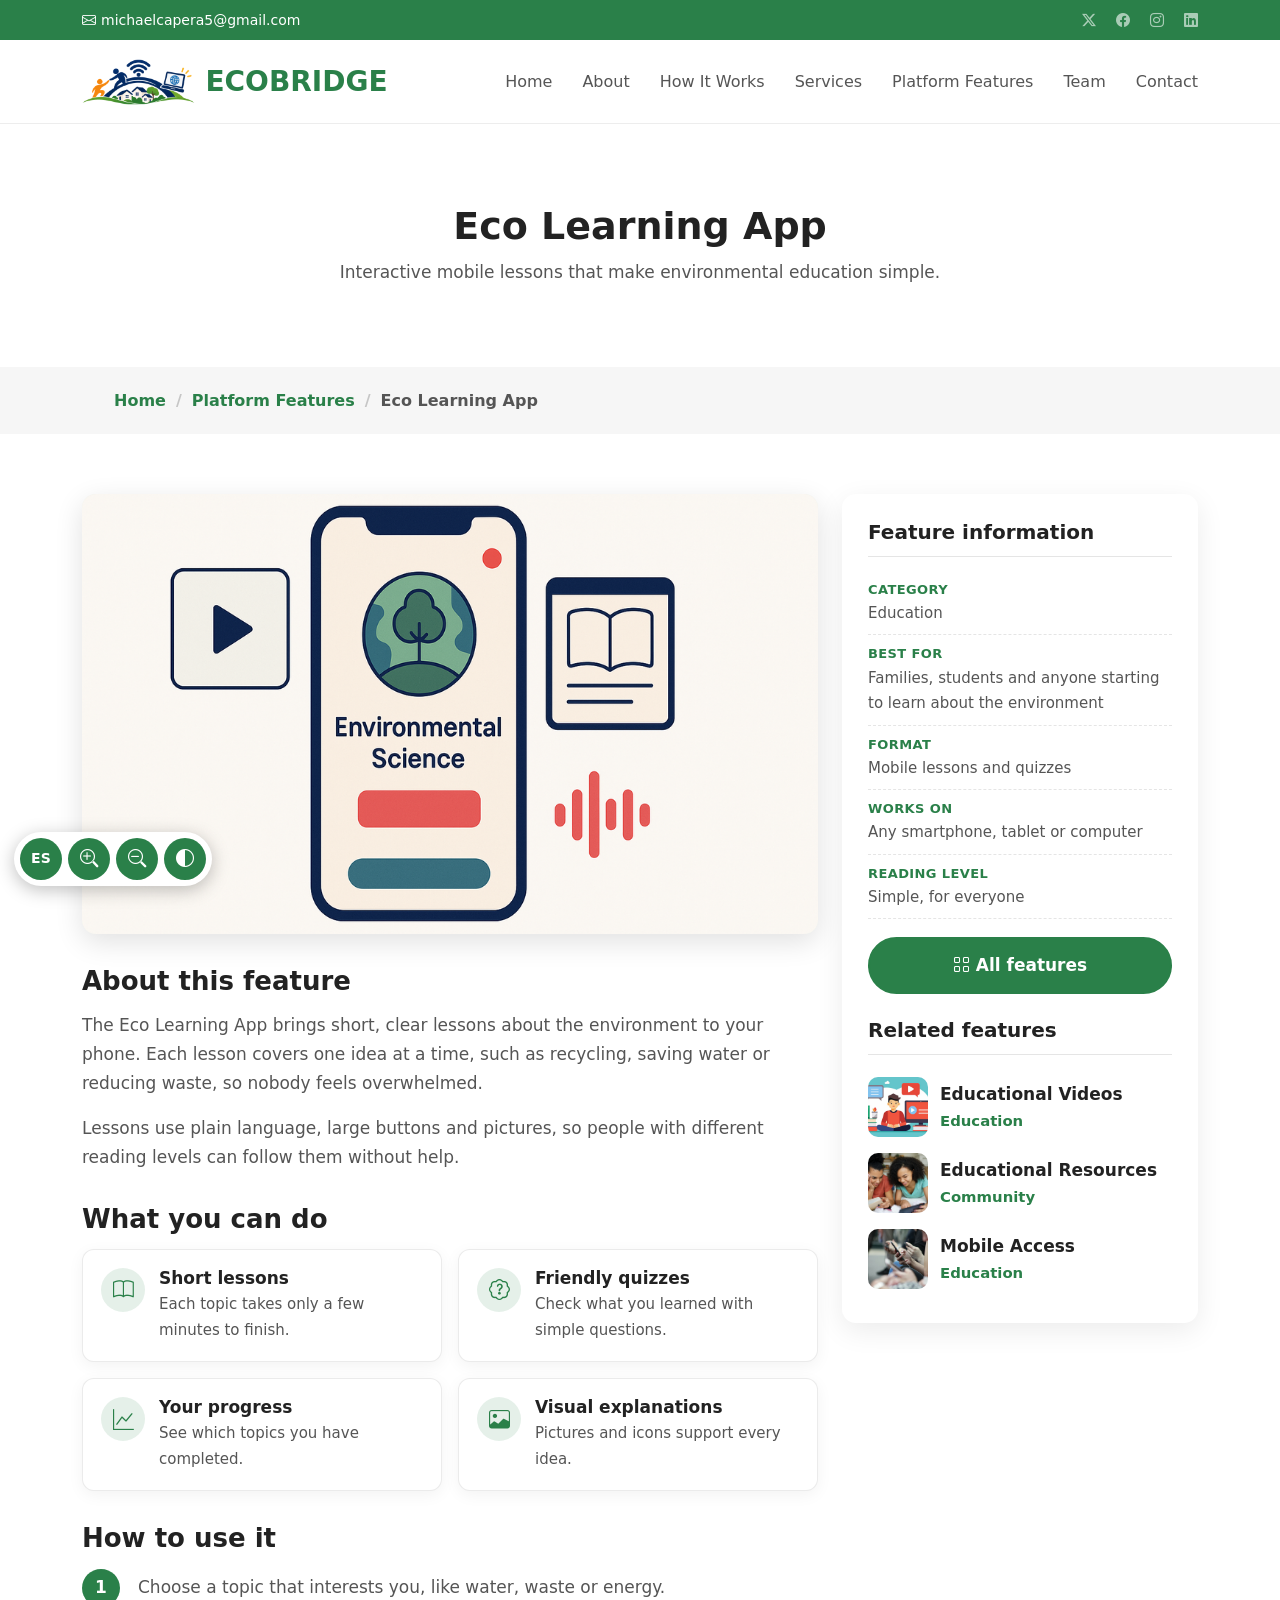
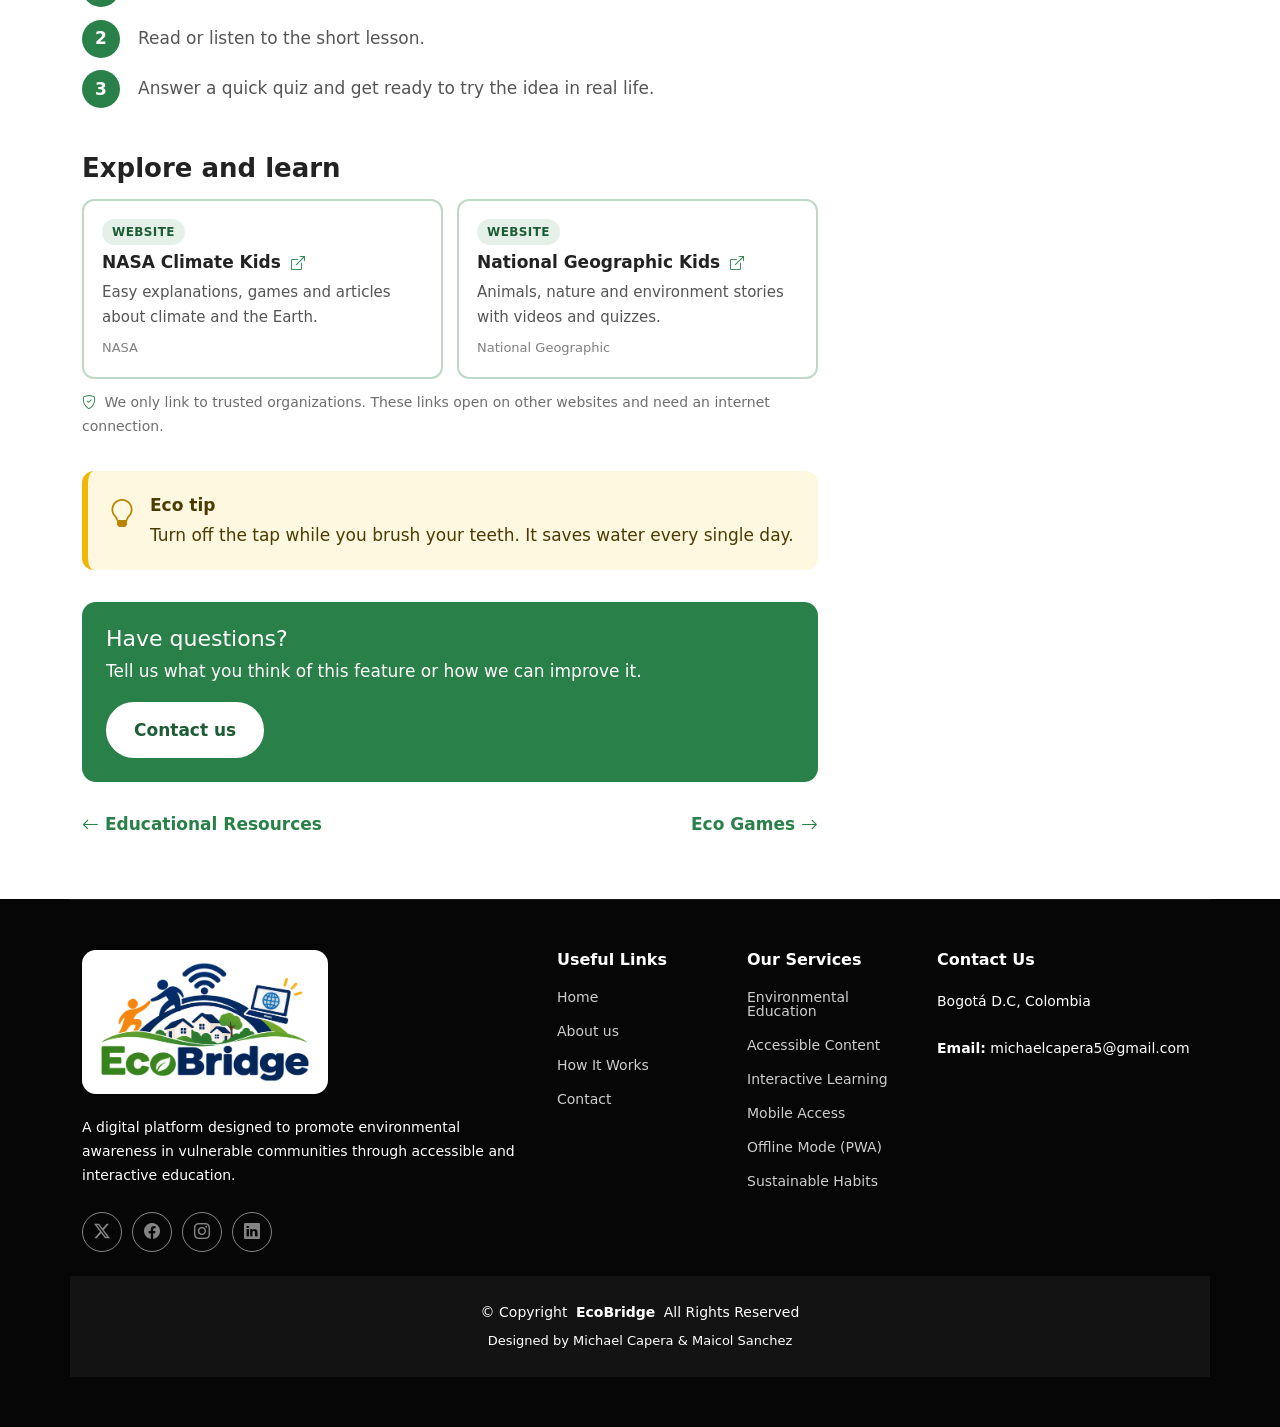
<file: portfolio-details.html>
<!DOCTYPE html>

<html lang="en">
<head>
<meta charset="utf-8"/>
<meta content="width=device-width, initial-scale=1.0" name="viewport"/>
<title>EcoBridge</title>
<meta content="" name="description"/>
<meta content="#2a8049" name="theme-color"/>
<link href="manifest.webmanifest" rel="manifest"/>
<!-- Favicons -->
<link href="assets/img/favicon.png" rel="icon"/>
<link href="assets/img/apple-touch-icon.png" rel="apple-touch-icon"/>
<!-- Vendor CSS Files -->
<link href="assets/vendor/bootstrap/css/bootstrap.min.css" rel="stylesheet"/>
<link href="assets/vendor/bootstrap-icons/bootstrap-icons.css" rel="stylesheet"/>
<link href="assets/vendor/aos/aos.css" rel="stylesheet"/>
<link href="assets/vendor/glightbox/css/glightbox.min.css" rel="stylesheet"/>
<!-- Main CSS File -->
<link href="assets/css/main.css" rel="stylesheet"/>
</head>
<body class="details-body" data-kind="feature">
<a class="skip-link" data-i18n="kcc367b" href="index.html#main">Skip to main content</a>
<header class="header sticky-top" id="header">
<div class="topbar d-flex align-items-center accent-background">
<div class="container d-flex justify-content-center justify-content-md-between">
<div class="contact-info d-flex align-items-center">
<i class="bi bi-envelope d-flex align-items-center"><a href="mailto:michaelcapera5@gmail.com">michaelcapera5@gmail.com</a></i>
</div>
<div class="social-links d-none d-md-flex align-items-center">
<a class="twitter" href="#"><i class="bi bi-twitter-x"></i></a>
<a class="facebook" href="#"><i class="bi bi-facebook"></i></a>
<a class="instagram" href="#"><i class="bi bi-instagram"></i></a>
<a class="linkedin" href="#"><i class="bi bi-linkedin"></i></a>
</div>
</div>
</div><!-- End Top Bar -->
<div class="branding d-flex align-items-center">
<div class="container position-relative d-flex align-items-center justify-content-between">
<a class="logo d-flex align-items-center" href="index.html">
<!-- Uncomment the line below if you also wish to use an image logo -->
<img alt="" height="46" src="assets/img/logo.png" width="113"/>
<h1 class="sitename">EcoBridge</h1>
</a>
<nav class="navmenu" id="navmenu">
<ul>
<li><a data-i18n="k8cf04a" href="index.html#hero">Home</a></li>
<li><a data-i18n="k8f7f4c" href="index.html#about">About</a></li>
<li><a data-i18n="kaabda4" href="index.html#how-it-works">How It Works</a></li>
<li><a data-i18n="k992a0f" href="index.html#services">Services</a></li>
<li><a data-i18n="kbd2d97" href="index.html#portfolio">Platform Features</a></li>
<li><a data-i18n="kac848f" href="index.html#team">Team</a></li>
<li><a data-i18n="kbbaff1" href="index.html#contact">Contact</a></li>
</ul>
<i class="mobile-nav-toggle d-xl-none bi bi-list"></i>
</nav>
</div>
</div>
</header>
<main class="main" id="main">
<div class="page-title">
<div class="heading">
<div class="container">
<div class="row d-flex justify-content-center text-center">
<div class="col-lg-8">
<h1 id="detail-title">Loading…</h1>
<p class="mb-0" id="detail-tagline">Discover how this feature supports environmental education.</p>
</div>
</div>
</div>
</div>
<nav class="breadcrumbs">
<div class="container">
<ol>
<li><a data-i18n="k8cf04a" href="index.html">Home</a></li>
<li><a data-i18n="kbd2d97" href="index.html#portfolio">Platform Features</a></li>
<li class="current" id="detail-crumb">Details</li>
</ol>
</div>
</nav>
</div>
<section class="details-page section" id="details">
<div class="container" id="detail-root">
<noscript><p class="text-center">Please turn on JavaScript to see the details of this page, or go back to the <a href="index.html">home page</a>.</p></noscript>
</div>
</section>
</main>
<footer class="footer dark-background" id="footer">
<div class="container footer-top">
<div class="row gy-4">
<div class="col-lg-5 col-md-12 footer-about">
<a aria-label="EcoBridge home" class="footer-logo-badge" data-i18n-attr="aria-label:k3b1c51" href="index.html"><img alt="EcoBridge logo" data-i18n-attr="alt:kfb20a6" height="123" src="assets/img/logo-wordmark.png" width="210"/></a>
<p data-i18n="k777553">A digital platform designed to promote environmental awareness in vulnerable communities through accessible and interactive education.</p>
<div class="social-links d-flex mt-4">
<a aria-label="X (Twitter)" data-i18n-attr="aria-label:k545769" href="#"><i class="bi bi-twitter-x"></i></a>
<a aria-label="Facebook" data-i18n-attr="aria-label:kba9f71" href="#"><i class="bi bi-facebook"></i></a>
<a aria-label="Instagram" data-i18n-attr="aria-label:kaad107" href="#"><i class="bi bi-instagram"></i></a>
<a aria-label="LinkedIn" data-i18n-attr="aria-label:k8dd5a0" href="#"><i class="bi bi-linkedin"></i></a>
</div>
</div>
<div class="col-lg-2 col-6 footer-links">
<h4 data-i18n="k831d44">Useful Links</h4>
<ul>
<li><a data-i18n="k8cf04a" href="index.html#hero">Home</a></li>
<li><a data-i18n="kcf23ee" href="index.html#about">About us</a></li>
<li><a data-i18n="kaabda4" href="index.html#how-it-works">How It Works</a></li>
<li><a data-i18n="kbbaff1" href="index.html#contact">Contact</a></li>
</ul>
</div>
<div class="col-lg-2 col-6 footer-links">
<h4 data-i18n="k1e980b">Our Services</h4>
<ul>
<li><a data-i18n="k04ad90" href="index.html#services">Environmental Education</a></li>
<li><a data-i18n="ka5156e" href="index.html#services">Accessible Content</a></li>
<li><a data-i18n="kd3bd3c" href="index.html#services">Interactive Learning</a></li>
<li><a data-i18n="k4881ce" href="index.html#services">Mobile Access</a></li>
<li><a data-i18n="kc23b3d" href="index.html#services">Offline Mode (PWA)</a></li>
<li><a data-i18n="kf7e5b5" href="index.html#services">Sustainable Habits</a></li>
</ul>
</div>
<div class="col-lg-3 col-md-12 footer-contact text-center text-md-start">
<h4 data-i18n="k9cfc9b">Contact Us</h4>
<p data-i18n="kb86e19">Bogotá D.C, Colombia</p>
<p class="mt-4"><strong data-i18n="k6a1e26">Email:</strong> <span>michaelcapera5@gmail.com</span></p>
</div>
</div>
</div>
<div class="container copyright text-center mt-4">
<p data-i18n="k156f4d">© <span>Copyright</span> <strong class="px-1 sitename">EcoBridge</strong> <span>All Rights Reserved</span></p>
<div class="credits">
<!-- All the links in the footer should remain intact. -->
<!-- You can delete the links only if you've purchased the pro version. -->
<!-- Licensing information: https://bootstrapmade.com/license/ -->
<!-- Purchase the pro version with working PHP/AJAX contact form: [buy-url] -->
        Designed by Michael Capera &amp; Maicol Sanchez
      </div>
</div>
</footer>
<!-- Scroll Top -->
<a class="scroll-top d-flex align-items-center justify-content-center" href="#" id="scroll-top"><i class="bi bi-arrow-up-short"></i></a>
<!-- Accessibility toolbar -->
<div aria-label="Accessibility options" class="a11y-toolbar" data-i18n-attr="aria-label:k0d41c5" role="group">
<button type="button" id="a11y-lang" class="a11y-lang" data-i18n-skip aria-label="Cambiar a español" title="Español"><span>ES</span></button>
    <button aria-label="Increase text size" data-i18n-attr="aria-label:k39bc98" id="a11y-bigger" type="button"><i class="bi bi-zoom-in"></i></button>
<button aria-label="Decrease text size" data-i18n-attr="aria-label:kfd4226" id="a11y-smaller" type="button"><i class="bi bi-zoom-out"></i></button>
<button aria-label="Toggle high contrast" aria-pressed="false" data-i18n-attr="aria-label:k922244" id="a11y-contrast" type="button"><i class="bi bi-circle-half"></i></button>
</div>
<!-- Preloader -->
<div id="preloader"></div>
<!-- Vendor JS Files -->
<script defer="" src="assets/vendor/bootstrap/js/bootstrap.bundle.min.js"></script>
<script defer="" src="assets/vendor/aos/aos.js"></script>
<script defer="" src="assets/vendor/glightbox/js/glightbox.min.js"></script>
<script defer="" src="assets/vendor/imagesloaded/imagesloaded.pkgd.min.js"></script>
<script defer="" src="assets/vendor/isotope-layout/isotope.pkgd.min.js"></script>
<script>if("serviceWorker" in navigator&&(location.protocol==="https:"||location.hostname==="localhost")){window.addEventListener("load",function(){navigator.serviceWorker.register("sw.js")})}</script>
<!-- Main JS File -->
<script defer="" src="assets/js/main.js"></script>
<script defer="" src="assets/js/accessibility.js"></script>
<script defer="" src="assets/js/i18n-es.js"></script>
<script defer="" src="assets/js/i18n.js"></script>
<script defer="" src="assets/js/details-data.js"></script>
<script defer="" src="assets/js/details-data-es.js"></script>
<script defer="" src="assets/js/details.js"></script>
</body>
</html>
</file>
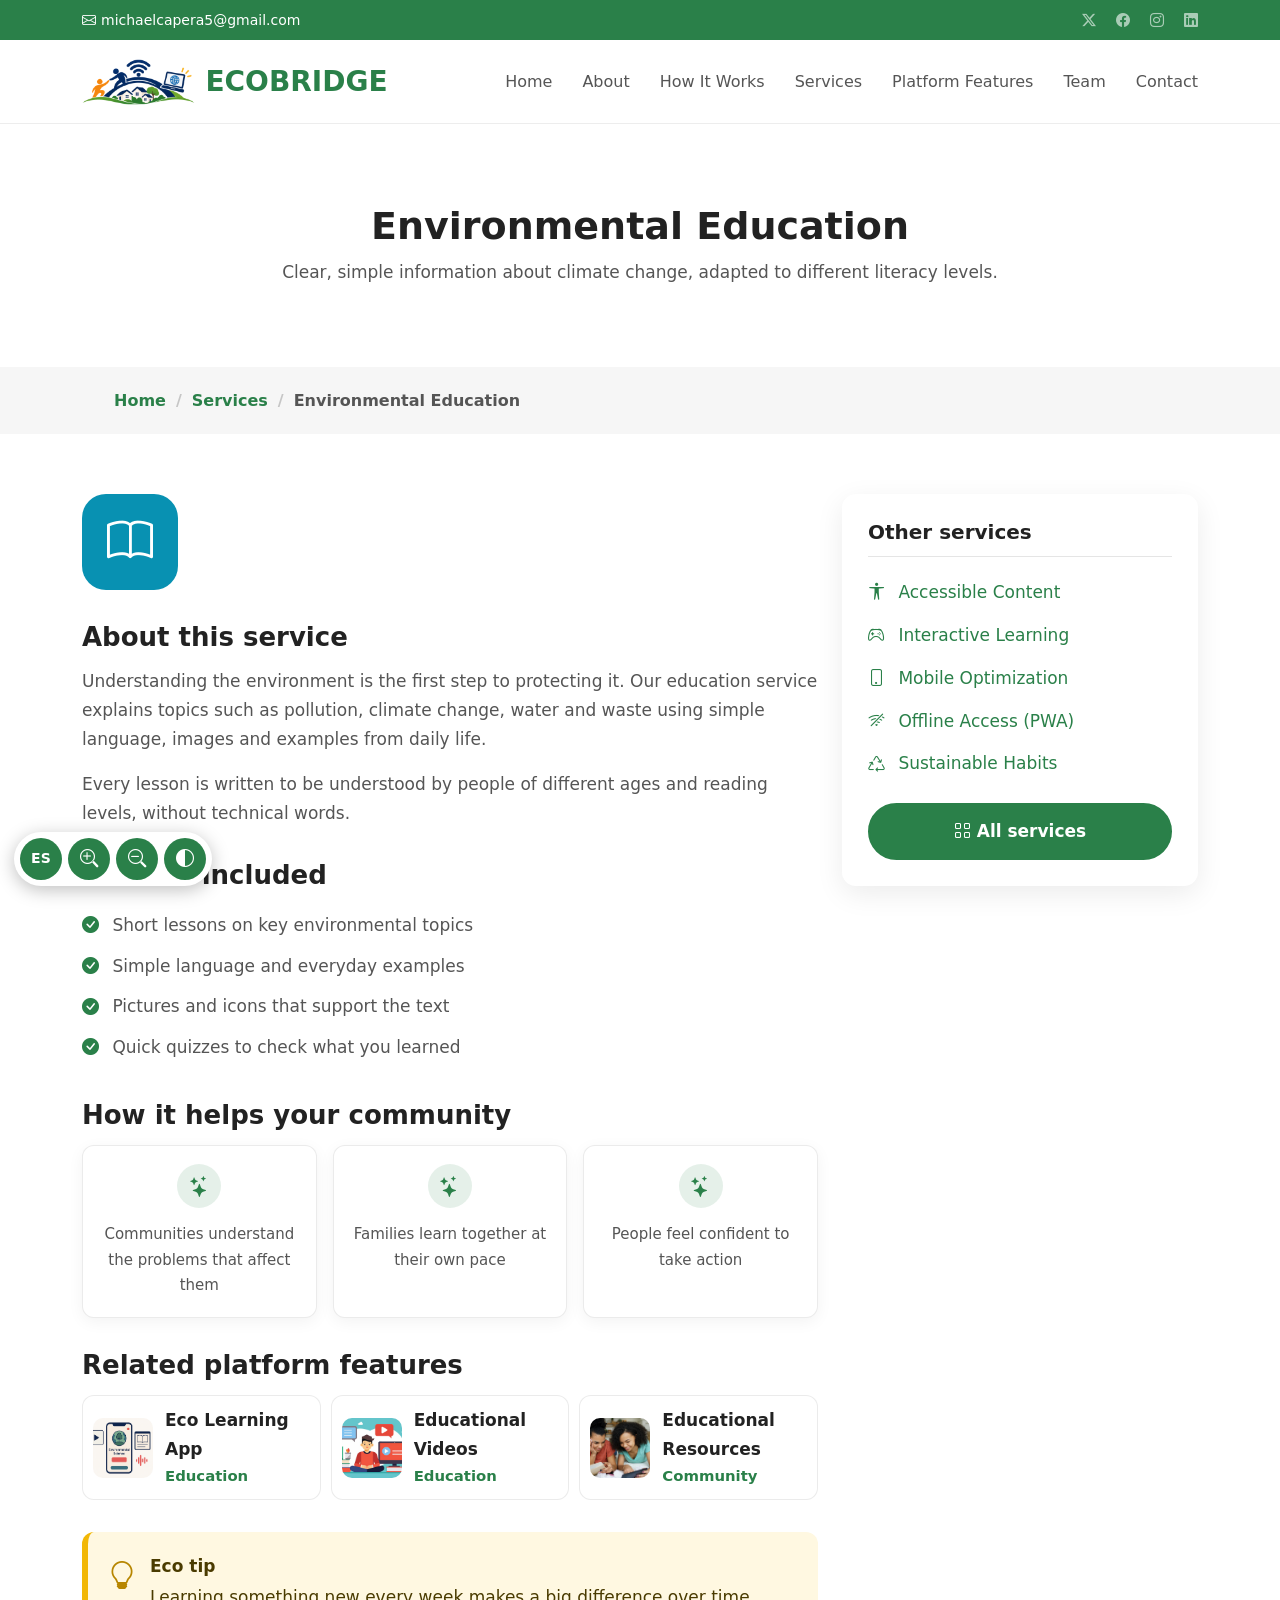
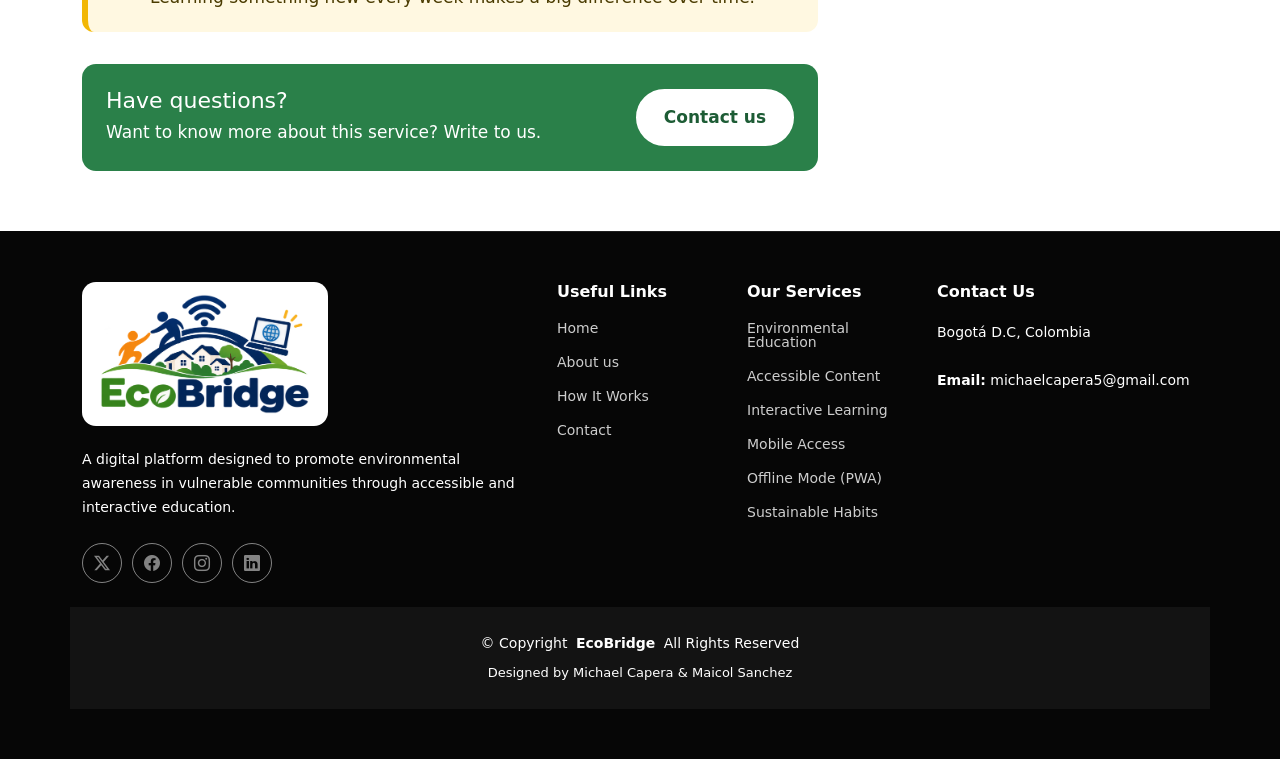
<file: service-details.html>
<!DOCTYPE html>

<html lang="en">
<head>
<meta charset="utf-8"/>
<meta content="width=device-width, initial-scale=1.0" name="viewport"/>
<title>EcoBridge</title>
<meta content="" name="description"/>
<meta content="#2a8049" name="theme-color"/>
<link href="manifest.webmanifest" rel="manifest"/>
<!-- Favicons -->
<link href="assets/img/favicon.png" rel="icon"/>
<link href="assets/img/apple-touch-icon.png" rel="apple-touch-icon"/>
<!-- Vendor CSS Files -->
<link href="assets/vendor/bootstrap/css/bootstrap.min.css" rel="stylesheet"/>
<link href="assets/vendor/bootstrap-icons/bootstrap-icons.css" rel="stylesheet"/>
<link href="assets/vendor/aos/aos.css" rel="stylesheet"/>
<link href="assets/vendor/glightbox/css/glightbox.min.css" rel="stylesheet"/>
<!-- Main CSS File -->
<link href="assets/css/main.css" rel="stylesheet"/>
</head>
<body class="details-body" data-kind="service">
<a class="skip-link" data-i18n="kcc367b" href="index.html#main">Skip to main content</a>
<header class="header sticky-top" id="header">
<div class="topbar d-flex align-items-center accent-background">
<div class="container d-flex justify-content-center justify-content-md-between">
<div class="contact-info d-flex align-items-center">
<i class="bi bi-envelope d-flex align-items-center"><a href="mailto:michaelcapera5@gmail.com">michaelcapera5@gmail.com</a></i>
</div>
<div class="social-links d-none d-md-flex align-items-center">
<a class="twitter" href="#"><i class="bi bi-twitter-x"></i></a>
<a class="facebook" href="#"><i class="bi bi-facebook"></i></a>
<a class="instagram" href="#"><i class="bi bi-instagram"></i></a>
<a class="linkedin" href="#"><i class="bi bi-linkedin"></i></a>
</div>
</div>
</div><!-- End Top Bar -->
<div class="branding d-flex align-items-center">
<div class="container position-relative d-flex align-items-center justify-content-between">
<a class="logo d-flex align-items-center" href="index.html">
<!-- Uncomment the line below if you also wish to use an image logo -->
<img alt="" height="46" src="assets/img/logo.png" width="113"/>
<h1 class="sitename">EcoBridge</h1>
</a>
<nav class="navmenu" id="navmenu">
<ul>
<li><a data-i18n="k8cf04a" href="index.html#hero">Home</a></li>
<li><a data-i18n="k8f7f4c" href="index.html#about">About</a></li>
<li><a data-i18n="kaabda4" href="index.html#how-it-works">How It Works</a></li>
<li><a data-i18n="k992a0f" href="index.html#services">Services</a></li>
<li><a data-i18n="kbd2d97" href="index.html#portfolio">Platform Features</a></li>
<li><a data-i18n="kac848f" href="index.html#team">Team</a></li>
<li><a data-i18n="kbbaff1" href="index.html#contact">Contact</a></li>
</ul>
<i class="mobile-nav-toggle d-xl-none bi bi-list"></i>
</nav>
</div>
</div>
</header>
<main class="main" id="main">
<div class="page-title">
<div class="heading">
<div class="container">
<div class="row d-flex justify-content-center text-center">
<div class="col-lg-8">
<h1 id="detail-title">Loading…</h1>
<p class="mb-0" id="detail-tagline">Discover how this service supports your community.</p>
</div>
</div>
</div>
</div>
<nav class="breadcrumbs">
<div class="container">
<ol>
<li><a data-i18n="k8cf04a" href="index.html">Home</a></li>
<li><a data-i18n="k992a0f" href="index.html#services">Services</a></li>
<li class="current" id="detail-crumb">Details</li>
</ol>
</div>
</nav>
</div>
<section class="details-page section" id="details">
<div class="container" id="detail-root">
<noscript><p class="text-center">Please turn on JavaScript to see the details of this page, or go back to the <a href="index.html">home page</a>.</p></noscript>
</div>
</section>
</main>
<footer class="footer dark-background" id="footer">
<div class="container footer-top">
<div class="row gy-4">
<div class="col-lg-5 col-md-12 footer-about">
<a aria-label="EcoBridge home" class="footer-logo-badge" data-i18n-attr="aria-label:k3b1c51" href="index.html"><img alt="EcoBridge logo" data-i18n-attr="alt:kfb20a6" height="123" src="assets/img/logo-wordmark.png" width="210"/></a>
<p data-i18n="k777553">A digital platform designed to promote environmental awareness in vulnerable communities through accessible and interactive education.</p>
<div class="social-links d-flex mt-4">
<a aria-label="X (Twitter)" data-i18n-attr="aria-label:k545769" href="#"><i class="bi bi-twitter-x"></i></a>
<a aria-label="Facebook" data-i18n-attr="aria-label:kba9f71" href="#"><i class="bi bi-facebook"></i></a>
<a aria-label="Instagram" data-i18n-attr="aria-label:kaad107" href="#"><i class="bi bi-instagram"></i></a>
<a aria-label="LinkedIn" data-i18n-attr="aria-label:k8dd5a0" href="#"><i class="bi bi-linkedin"></i></a>
</div>
</div>
<div class="col-lg-2 col-6 footer-links">
<h4 data-i18n="k831d44">Useful Links</h4>
<ul>
<li><a data-i18n="k8cf04a" href="index.html#hero">Home</a></li>
<li><a data-i18n="kcf23ee" href="index.html#about">About us</a></li>
<li><a data-i18n="kaabda4" href="index.html#how-it-works">How It Works</a></li>
<li><a data-i18n="kbbaff1" href="index.html#contact">Contact</a></li>
</ul>
</div>
<div class="col-lg-2 col-6 footer-links">
<h4 data-i18n="k1e980b">Our Services</h4>
<ul>
<li><a data-i18n="k04ad90" href="index.html#services">Environmental Education</a></li>
<li><a data-i18n="ka5156e" href="index.html#services">Accessible Content</a></li>
<li><a data-i18n="kd3bd3c" href="index.html#services">Interactive Learning</a></li>
<li><a data-i18n="k4881ce" href="index.html#services">Mobile Access</a></li>
<li><a data-i18n="kc23b3d" href="index.html#services">Offline Mode (PWA)</a></li>
<li><a data-i18n="kf7e5b5" href="index.html#services">Sustainable Habits</a></li>
</ul>
</div>
<div class="col-lg-3 col-md-12 footer-contact text-center text-md-start">
<h4 data-i18n="k9cfc9b">Contact Us</h4>
<p data-i18n="kb86e19">Bogotá D.C, Colombia</p>
<p class="mt-4"><strong data-i18n="k6a1e26">Email:</strong> <span>michaelcapera5@gmail.com</span></p>
</div>
</div>
</div>
<div class="container copyright text-center mt-4">
<p data-i18n="k156f4d">© <span>Copyright</span> <strong class="px-1 sitename">EcoBridge</strong> <span>All Rights Reserved</span></p>
<div class="credits">
<!-- All the links in the footer should remain intact. -->
<!-- You can delete the links only if you've purchased the pro version. -->
<!-- Licensing information: https://bootstrapmade.com/license/ -->
<!-- Purchase the pro version with working PHP/AJAX contact form: [buy-url] -->
        Designed by Michael Capera &amp; Maicol Sanchez
      </div>
</div>
</footer>
<!-- Scroll Top -->
<a class="scroll-top d-flex align-items-center justify-content-center" href="#" id="scroll-top"><i class="bi bi-arrow-up-short"></i></a>
<!-- Accessibility toolbar -->
<div aria-label="Accessibility options" class="a11y-toolbar" data-i18n-attr="aria-label:k0d41c5" role="group">
<button type="button" id="a11y-lang" class="a11y-lang" data-i18n-skip aria-label="Cambiar a español" title="Español"><span>ES</span></button>
    <button aria-label="Increase text size" data-i18n-attr="aria-label:k39bc98" id="a11y-bigger" type="button"><i class="bi bi-zoom-in"></i></button>
<button aria-label="Decrease text size" data-i18n-attr="aria-label:kfd4226" id="a11y-smaller" type="button"><i class="bi bi-zoom-out"></i></button>
<button aria-label="Toggle high contrast" aria-pressed="false" data-i18n-attr="aria-label:k922244" id="a11y-contrast" type="button"><i class="bi bi-circle-half"></i></button>
</div>
<!-- Preloader -->
<div id="preloader"></div>
<!-- Vendor JS Files -->
<script defer="" src="assets/vendor/bootstrap/js/bootstrap.bundle.min.js"></script>
<script defer="" src="assets/vendor/aos/aos.js"></script>
<script defer="" src="assets/vendor/glightbox/js/glightbox.min.js"></script>
<script defer="" src="assets/vendor/imagesloaded/imagesloaded.pkgd.min.js"></script>
<script defer="" src="assets/vendor/isotope-layout/isotope.pkgd.min.js"></script>
<script>if("serviceWorker" in navigator&&(location.protocol==="https:"||location.hostname==="localhost")){window.addEventListener("load",function(){navigator.serviceWorker.register("sw.js")})}</script>
<!-- Main JS File -->
<script defer="" src="assets/js/main.js"></script>
<script defer="" src="assets/js/accessibility.js"></script>
<script defer="" src="assets/js/i18n-es.js"></script>
<script defer="" src="assets/js/i18n.js"></script>
<script defer="" src="assets/js/details-data.js"></script>
<script defer="" src="assets/js/details-data-es.js"></script>
<script defer="" src="assets/js/details.js"></script>
</body>
</html>
</file>
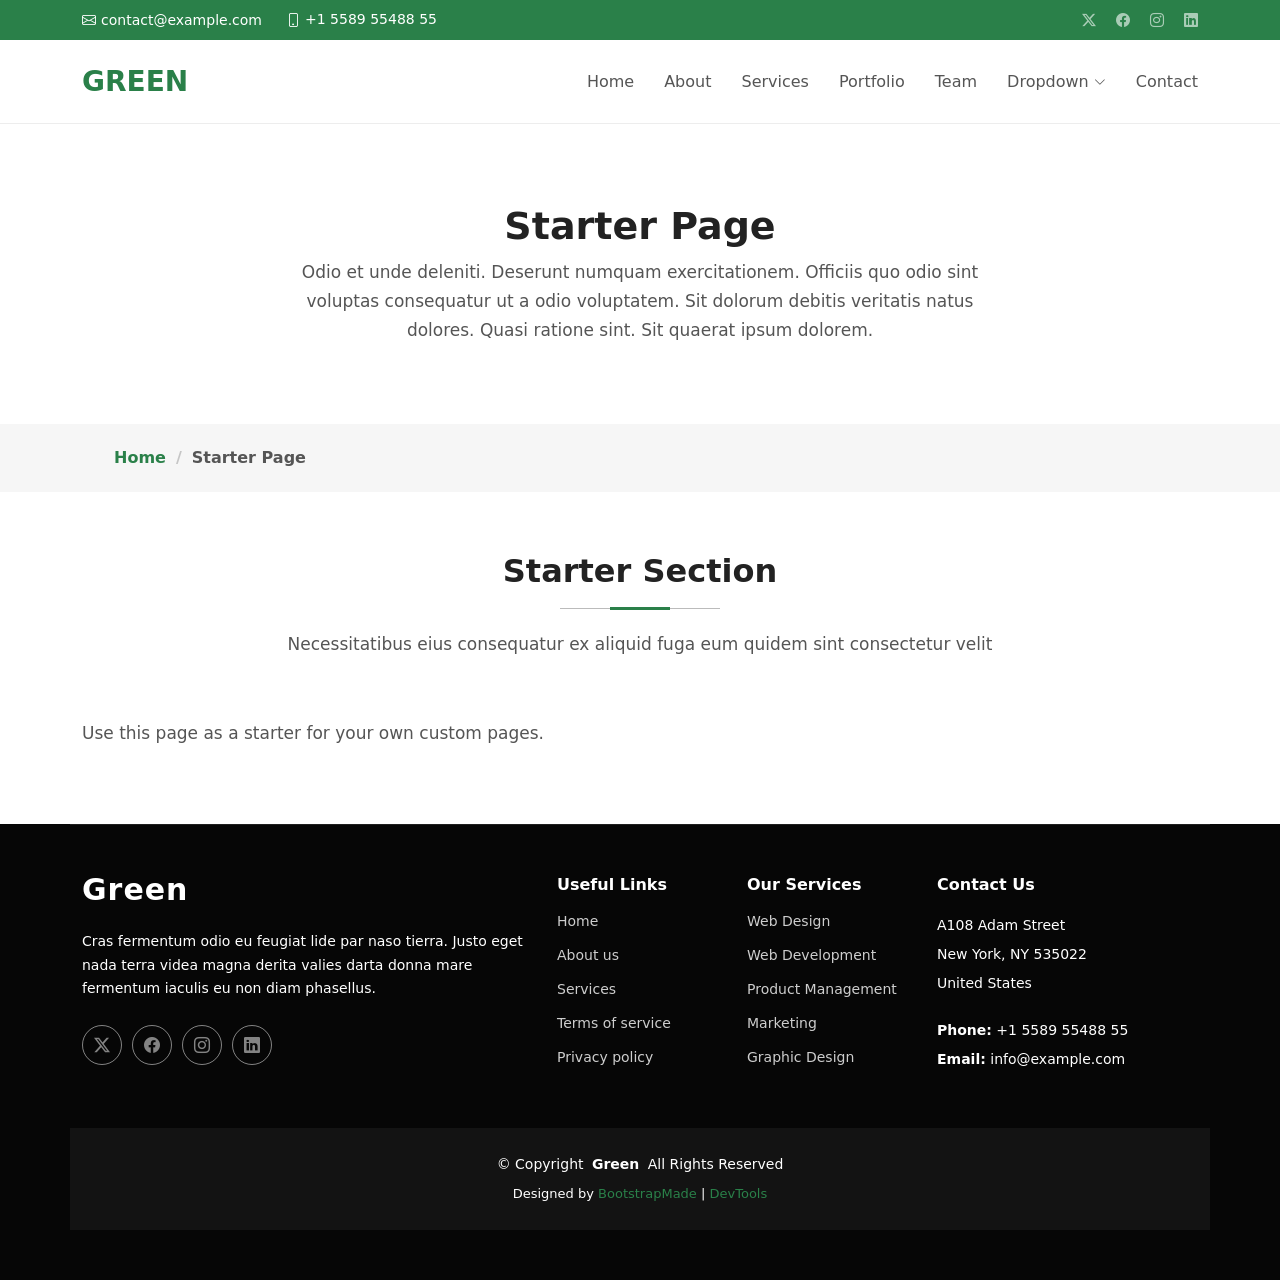
<file: starter-page.html>
<!DOCTYPE html>
<html lang="en">

<head>
  <meta charset="utf-8">
  <meta content="width=device-width, initial-scale=1.0" name="viewport">
  <title>Starter Page - Green Bootstrap Template</title>
  <meta name="description" content="">
  <meta name="keywords" content="">

  <!-- Favicons -->
  <link href="assets/img/favicon.png" rel="icon">
  <link href="assets/img/apple-touch-icon.png" rel="apple-touch-icon">

  <!-- Fonts -->
  <link href="https://fonts.googleapis.com" rel="preconnect">
  <link href="https://fonts.gstatic.com" rel="preconnect" crossorigin>
  <link href="https://fonts.googleapis.com/css2?family=Roboto:ital,wght@0,100;0,300;0,400;0,500;0,700;0,900;1,100;1,300;1,400;1,500;1,700;1,900&family=Poppins:ital,wght@0,100;0,200;0,300;0,400;0,500;0,600;0,700;0,800;0,900;1,100;1,200;1,300;1,400;1,500;1,600;1,700;1,800;1,900&family=Raleway:ital,wght@0,100;0,200;0,300;0,400;0,500;0,600;0,700;0,800;0,900;1,100;1,200;1,300;1,400;1,500;1,600;1,700;1,800;1,900&display=swap" rel="stylesheet">

  <!-- Vendor CSS Files -->
  <link href="assets/vendor/bootstrap/css/bootstrap.min.css" rel="stylesheet">
  <link href="assets/vendor/bootstrap-icons/bootstrap-icons.css" rel="stylesheet">
  <link href="assets/vendor/aos/aos.css" rel="stylesheet">
  <link href="assets/vendor/glightbox/css/glightbox.min.css" rel="stylesheet">
  <link href="assets/vendor/swiper/swiper-bundle.min.css" rel="stylesheet">

  <!-- Main CSS File -->
  <link href="assets/css/main.css" rel="stylesheet">

  <!-- =======================================================
  * Template Name: Green
  * Template URL: https://bootstrapmade.com/green-free-one-page-bootstrap-template/
  * Updated: Aug 07 2024 with Bootstrap v5.3.3
  * Author: BootstrapMade.com
  * License: https://bootstrapmade.com/license/
  ======================================================== -->
</head>

<body class="starter-page-page">

  <header id="header" class="header sticky-top">

    <div class="topbar d-flex align-items-center accent-background">
      <div class="container d-flex justify-content-center justify-content-md-between">
        <div class="contact-info d-flex align-items-center">
          <i class="bi bi-envelope d-flex align-items-center"><a href="mailto:contact@example.com">contact@example.com</a></i>
          <i class="bi bi-phone d-flex align-items-center ms-4"><span>+1 5589 55488 55</span></i>
        </div>
        <div class="social-links d-none d-md-flex align-items-center">
          <a href="#" class="twitter"><i class="bi bi-twitter-x"></i></a>
          <a href="#" class="facebook"><i class="bi bi-facebook"></i></a>
          <a href="#" class="instagram"><i class="bi bi-instagram"></i></a>
          <a href="#" class="linkedin"><i class="bi bi-linkedin"></i></a>
        </div>
      </div>
    </div><!-- End Top Bar -->

    <div class="branding d-flex align-items-cente">

      <div class="container position-relative d-flex align-items-center justify-content-between">
        <a href="index.html" class="logo d-flex align-items-center">
          <!-- Uncomment the line below if you also wish to use an image logo -->
          <!-- <img src="assets/img/logo.png" alt=""> -->
          <h1 class="sitename">Green</h1>
        </a>

        <nav id="navmenu" class="navmenu">
          <ul>
            <li><a href="#hero">Home</a></li>
            <li><a href="#about">About</a></li>
            <li><a href="#services">Services</a></li>
            <li><a href="#portfolio">Portfolio</a></li>
            <li><a href="#team">Team</a></li>
            <li class="dropdown"><a href="#"><span>Dropdown</span> <i class="bi bi-chevron-down toggle-dropdown"></i></a>
              <ul>
                <li><a href="#">Dropdown 1</a></li>
                <li class="dropdown"><a href="#"><span>Deep Dropdown</span> <i class="bi bi-chevron-down toggle-dropdown"></i></a>
                  <ul>
                    <li><a href="#">Deep Dropdown 1</a></li>
                    <li><a href="#">Deep Dropdown 2</a></li>
                    <li><a href="#">Deep Dropdown 3</a></li>
                    <li><a href="#">Deep Dropdown 4</a></li>
                    <li><a href="#">Deep Dropdown 5</a></li>
                  </ul>
                </li>
                <li><a href="#">Dropdown 2</a></li>
                <li><a href="#">Dropdown 3</a></li>
                <li><a href="#">Dropdown 4</a></li>
              </ul>
            </li>
            <li><a href="#contact">Contact</a></li>
          </ul>
          <i class="mobile-nav-toggle d-xl-none bi bi-list"></i>
        </nav>

      </div>

    </div>

  </header>

  <main class="main">

    <!-- Page Title -->
    <div class="page-title" data-aos="fade">
      <div class="heading">
        <div class="container">
          <div class="row d-flex justify-content-center text-center">
            <div class="col-lg-8">
              <h1>Starter Page</h1>
              <p class="mb-0">Odio et unde deleniti. Deserunt numquam exercitationem. Officiis quo odio sint voluptas consequatur ut a odio voluptatem. Sit dolorum debitis veritatis natus dolores. Quasi ratione sint. Sit quaerat ipsum dolorem.</p>
            </div>
          </div>
        </div>
      </div>
      <nav class="breadcrumbs">
        <div class="container">
          <ol>
            <li><a href="index.html">Home</a></li>
            <li class="current">Starter Page</li>
          </ol>
        </div>
      </nav>
    </div><!-- End Page Title -->

    <!-- Starter Section Section -->
    <section id="starter-section" class="starter-section section">

      <!-- Section Title -->
      <div class="container section-title" data-aos="fade-up">
        <h2>Starter Section</h2>
        <p>Necessitatibus eius consequatur ex aliquid fuga eum quidem sint consectetur velit</p>
      </div><!-- End Section Title -->

      <div class="container" data-aos="fade-up">
        <p>Use this page as a starter for your own custom pages.</p>
      </div>

    </section><!-- /Starter Section Section -->

  </main>

  <footer id="footer" class="footer dark-background">

    <div class="container footer-top">
      <div class="row gy-4">
        <div class="col-lg-5 col-md-12 footer-about">
          <a href="index.html" class="logo d-flex align-items-center">
            <span class="sitename">Green</span>
          </a>
          <p>Cras fermentum odio eu feugiat lide par naso tierra. Justo eget nada terra videa magna derita valies darta donna mare fermentum iaculis eu non diam phasellus.</p>
          <div class="social-links d-flex mt-4">
            <a href=""><i class="bi bi-twitter-x"></i></a>
            <a href=""><i class="bi bi-facebook"></i></a>
            <a href=""><i class="bi bi-instagram"></i></a>
            <a href=""><i class="bi bi-linkedin"></i></a>
          </div>
        </div>

        <div class="col-lg-2 col-6 footer-links">
          <h4>Useful Links</h4>
          <ul>
            <li><a href="#">Home</a></li>
            <li><a href="#">About us</a></li>
            <li><a href="#">Services</a></li>
            <li><a href="#">Terms of service</a></li>
            <li><a href="#">Privacy policy</a></li>
          </ul>
        </div>

        <div class="col-lg-2 col-6 footer-links">
          <h4>Our Services</h4>
          <ul>
            <li><a href="#">Web Design</a></li>
            <li><a href="#">Web Development</a></li>
            <li><a href="#">Product Management</a></li>
            <li><a href="#">Marketing</a></li>
            <li><a href="#">Graphic Design</a></li>
          </ul>
        </div>

        <div class="col-lg-3 col-md-12 footer-contact text-center text-md-start">
          <h4>Contact Us</h4>
          <p>A108 Adam Street</p>
          <p>New York, NY 535022</p>
          <p>United States</p>
          <p class="mt-4"><strong>Phone:</strong> <span>+1 5589 55488 55</span></p>
          <p><strong>Email:</strong> <span>info@example.com</span></p>
        </div>

      </div>
    </div>

    <div class="container copyright text-center mt-4">
      <p>© <span>Copyright</span> <strong class="px-1 sitename">Green</strong> <span>All Rights Reserved</span></p>
      <div class="credits">
        <!-- All the links in the footer should remain intact. -->
        <!-- You can delete the links only if you've purchased the pro version. -->
        <!-- Licensing information: https://bootstrapmade.com/license/ -->
        <!-- Purchase the pro version with working PHP/AJAX contact form: [buy-url] -->
        Designed by <a href="https://bootstrapmade.com/">BootstrapMade</a> | <a href="https://bootstrapmade.com/tools/">DevTools</a>
      </div>
    </div>

  </footer>

  <!-- Scroll Top -->
  <a href="#" id="scroll-top" class="scroll-top d-flex align-items-center justify-content-center"><i class="bi bi-arrow-up-short"></i></a>

  <!-- Preloader -->
  <div id="preloader"></div>

  <!-- Vendor JS Files -->
  <script src="assets/vendor/bootstrap/js/bootstrap.bundle.min.js"></script>
  <script src="assets/vendor/php-email-form/validate.js"></script>
  <script src="assets/vendor/aos/aos.js"></script>
  <script src="assets/vendor/glightbox/js/glightbox.min.js"></script>
  <script src="assets/vendor/swiper/swiper-bundle.min.js"></script>
  <script src="assets/vendor/imagesloaded/imagesloaded.pkgd.min.js"></script>
  <script src="assets/vendor/isotope-layout/isotope.pkgd.min.js"></script>

  <!-- Main JS File -->
  <script src="assets/js/main.js"></script>

</body>

</html>
</file>
<file: assets/css/main.css>
/**
* Template Name: Green
* Template URL: https://bootstrapmade.com/green-free-one-page-bootstrap-template/
* Updated: Aug 07 2024 with Bootstrap v5.3.3
* Author: BootstrapMade.com
* License: https://bootstrapmade.com/license/
*/

/*--------------------------------------------------------------
# Font & Color Variables
# Help: https://bootstrapmade.com/color-system/
--------------------------------------------------------------*/
/* Fonts */
:root {
  --default-font: system-ui, -apple-system, "Segoe UI", Roboto, "Helvetica Neue", Arial, "Noto Sans", sans-serif;
  --heading-font: system-ui, -apple-system, "Segoe UI", Roboto, "Helvetica Neue", Arial, "Noto Sans", sans-serif;
  --nav-font: system-ui, -apple-system, "Segoe UI", Roboto, "Helvetica Neue", Arial, "Noto Sans", sans-serif;
}

/* Global Colors - The following color variables are used throughout the website. Updating them here will change the color scheme of the entire website */
:root { 
  --background-color: #ffffff; /* Background color for the entire website, including individual sections */
  --default-color: #555555; /* Default color used for the majority of the text content across the entire website */
  --heading-color: #222222; /* Color for headings, subheadings and title throughout the website */
  --accent-color: #2a8049; /* Accent color that represents your brand on the website. It's used for buttons, links, and other elements that need to stand out */
  --surface-color: #ffffff; /* The surface color is used as a background of boxed elements within sections, such as cards, icon boxes, or other elements that require a visual separation from the global background. */
  --contrast-color: #ffffff; /* Contrast color for text, ensuring readability against backgrounds of accent, heading, or default colors. */
}

/* Nav Menu Colors - The following color variables are used specifically for the navigation menu. They are separate from the global colors to allow for more customization options */
:root {
  --nav-color: #555555;  /* The default color of the main navmenu links */
  --nav-hover-color: #2a8049; /* Applied to main navmenu links when they are hovered over or active */
  --nav-mobile-background-color: #ffffff; /* Used as the background color for mobile navigation menu */
  --nav-dropdown-background-color: #ffffff; /* Used as the background color for dropdown items that appear when hovering over primary navigation items */
  --nav-dropdown-color: #555555; /* Used for navigation links of the dropdown items in the navigation menu. */
  --nav-dropdown-hover-color: #2a8049; /* Similar to --nav-hover-color, this color is applied to dropdown navigation links when they are hovered over. */
}

/* Color Presets - These classes override global colors when applied to any section or element, providing reuse of the sam color scheme. */

.light-background {
  --background-color: #f2f8f3;
  --surface-color: #ffffff;
}

.dark-background {
  --background-color: #060606;
  --default-color: #ffffff;
  --heading-color: #ffffff;
  --surface-color: #252525;
  --contrast-color: #ffffff;
}

.accent-background {
  --background-color: #2a8049;
  --default-color: #ffffff;
  --heading-color: #ffffff;
  --surface-color: #3c9a5c;
}

/* Smooth scroll */
:root {
  scroll-behavior: smooth;
}

/*--------------------------------------------------------------
# General Styling & Shared Classes
--------------------------------------------------------------*/
body {
  font-size: 17px;
  line-height: 1.7;
  color: var(--default-color);
  background-color: var(--background-color);
  font-family: var(--default-font);
}

a {
  color: var(--accent-color);
  text-decoration: none;
  transition: 0.3s;
}

a:hover {
  color: color-mix(in srgb, var(--accent-color), transparent 25%);
  text-decoration: none;
}

h1,
h2,
h3,
h4,
h5,
h6 {
  color: var(--heading-color);
  font-family: var(--heading-font);
}

/* Pulsating Play Button
------------------------------*/
.pulsating-play-btn {
  width: 94px;
  height: 94px;
  background: radial-gradient(var(--accent-color) 50%, color-mix(in srgb, var(--accent-color), transparent 75%) 52%);
  border-radius: 50%;
  display: block;
  position: relative;
  overflow: hidden;
}

.pulsating-play-btn:before {
  content: "";
  position: absolute;
  width: 120px;
  height: 120px;
  animation-delay: 0s;
  animation: pulsate-play-btn 2s;
  animation-direction: forwards;
  animation-iteration-count: infinite;
  animation-timing-function: steps;
  opacity: 1;
  border-radius: 50%;
  border: 5px solid color-mix(in srgb, var(--accent-color), transparent 30%);
  top: -15%;
  left: -15%;
  background: rgba(198, 16, 0, 0);
}

.pulsating-play-btn:after {
  content: "";
  position: absolute;
  left: 50%;
  top: 50%;
  transform: translateX(-40%) translateY(-50%);
  width: 0;
  height: 0;
  border-top: 10px solid transparent;
  border-bottom: 10px solid transparent;
  border-left: 15px solid #fff;
  z-index: 100;
  transition: all 400ms cubic-bezier(0.55, 0.055, 0.675, 0.19);
}

.pulsating-play-btn:hover:before {
  content: "";
  position: absolute;
  left: 50%;
  top: 50%;
  transform: translateX(-40%) translateY(-50%);
  width: 0;
  height: 0;
  border: none;
  border-top: 10px solid transparent;
  border-bottom: 10px solid transparent;
  border-left: 15px solid #fff;
  z-index: 200;
  animation: none;
  border-radius: 0;
}

.pulsating-play-btn:hover:after {
  border-left: 15px solid var(--accent-color);
  transform: scale(20);
}

@keyframes pulsate-play-btn {
  0% {
    transform: scale(0.6, 0.6);
    opacity: 1;
  }

  100% {
    transform: scale(1, 1);
    opacity: 0;
  }
}

/* PHP Email Form Messages
------------------------------*/
.php-email-form .error-message {
  display: none;
  background: #df1529;
  color: #ffffff;
  text-align: left;
  padding: 15px;
  margin-bottom: 24px;
  font-weight: 600;
}

.php-email-form .sent-message {
  display: none;
  color: #ffffff;
  background: #059652;
  text-align: center;
  padding: 15px;
  margin-bottom: 24px;
  font-weight: 600;
}

.php-email-form .loading {
  display: none;
  background: var(--surface-color);
  text-align: center;
  padding: 15px;
  margin-bottom: 24px;
}

.php-email-form .loading:before {
  content: "";
  display: inline-block;
  border-radius: 50%;
  width: 24px;
  height: 24px;
  margin: 0 10px -6px 0;
  border: 3px solid var(--accent-color);
  border-top-color: var(--surface-color);
  animation: php-email-form-loading 1s linear infinite;
}

@keyframes php-email-form-loading {
  0% {
    transform: rotate(0deg);
  }

  100% {
    transform: rotate(360deg);
  }
}

/*--------------------------------------------------------------
# Global Header
--------------------------------------------------------------*/
.header {
  color: var(--default-color);
  transition: all 0.5s;
  z-index: 997;
  background-color: var(--background-color);
}

.header .topbar {
  background-color: var(--background-color);
  height: 40px;
  padding: 0;
  font-size: 14px;
  transition: all 0.5s;
}

.header .topbar .contact-info i {
  font-style: normal;
  color: var(--contrast-color);
}

.header .topbar .contact-info i a,
.header .topbar .contact-info i span {
  padding-left: 5px;
  color: var(--contrast-color);
}

@media (max-width: 575px) {

  .header .topbar .contact-info i a,
  .header .topbar .contact-info i span {
    font-size: 13px;
  }
}

.header .topbar .contact-info i a {
  line-height: 0;
  transition: 0.3s;
}

.header .topbar .contact-info i a:hover {
  color: var(--contrast-color);
  text-decoration: underline;
}

.header .topbar .social-links a {
  color: color-mix(in srgb, var(--contrast-color), transparent 40%);
  line-height: 0;
  transition: 0.3s;
  margin-left: 20px;
}

.header .topbar .social-links a:hover {
  color: var(--contrast-color);
}

.header .branding {
  min-height: 60px;
  padding: 10px 0;
}

.header .logo {
  line-height: 1;
}

.header .logo img {
  max-height: 36px;
  margin-right: 8px;
}

.header .logo h1 {
  font-size: 28px;
  margin: 0;
  font-weight: 700;
  color: var(--accent-color);
  text-transform: uppercase;
}

.scrolled .header {
  box-shadow: 0px 0 18px rgba(0, 0, 0, 0.1);
}

/*--------------------------------------------------------------
# Navigation Menu
--------------------------------------------------------------*/
/* Navmenu - Desktop */
@media (min-width: 1200px) {
  .navmenu {
    padding: 0;
  }

  .navmenu ul {
    margin: 0;
    padding: 0;
    display: flex;
    list-style: none;
    align-items: center;
  }

  .navmenu li {
    position: relative;
  }

  .navmenu a,
  .navmenu a:focus {
    color: var(--nav-color);
    padding: 18px 15px;
    font-size: 16px;
    font-family: var(--nav-font);
    font-weight: 400;
    display: flex;
    align-items: center;
    justify-content: space-between;
    white-space: nowrap;
    transition: 0.3s;
  }

  .navmenu a i,
  .navmenu a:focus i {
    font-size: 12px;
    line-height: 0;
    margin-left: 5px;
    transition: 0.3s;
  }

  .navmenu li:last-child a {
    padding-right: 0;
  }

  .navmenu li:hover>a,
  .navmenu .active,
  .navmenu .active:focus {
    color: var(--nav-hover-color);
  }

  .navmenu .dropdown ul {
    margin: 0;
    padding: 10px 0;
    background: var(--nav-dropdown-background-color);
    display: block;
    position: absolute;
    visibility: hidden;
    left: 14px;
    top: 130%;
    opacity: 0;
    transition: 0.3s;
    border-radius: 4px;
    z-index: 99;
    box-shadow: 0px 0px 30px rgba(0, 0, 0, 0.1);
  }

  .navmenu .dropdown ul li {
    min-width: 200px;
  }

  .navmenu .dropdown ul a {
    padding: 10px 20px;
    font-size: 15px;
    text-transform: none;
    color: var(--nav-dropdown-color);
  }

  .navmenu .dropdown ul a i {
    font-size: 12px;
  }

  .navmenu .dropdown ul a:hover,
  .navmenu .dropdown ul .active:hover,
  .navmenu .dropdown ul li:hover>a {
    color: var(--nav-dropdown-hover-color);
  }

  .navmenu .dropdown:hover>ul {
    opacity: 1;
    top: 100%;
    visibility: visible;
  }

  .navmenu .dropdown .dropdown ul {
    top: 0;
    left: -90%;
    visibility: hidden;
  }

  .navmenu .dropdown .dropdown:hover>ul {
    opacity: 1;
    top: 0;
    left: -100%;
    visibility: visible;
  }
}

/* Navmenu - Mobile */
@media (max-width: 1199px) {
  .mobile-nav-toggle {
    color: var(--nav-color);
    font-size: 28px;
    line-height: 0;
    margin-right: 10px;
    cursor: pointer;
    transition: color 0.3s;
  }

  .navmenu {
    padding: 0;
    z-index: 9997;
  }

  .navmenu ul {
    display: none;
    list-style: none;
    position: absolute;
    inset: 60px 20px 20px 20px;
    padding: 10px 0;
    margin: 0;
    border-radius: 6px;
    background-color: var(--nav-mobile-background-color);
    overflow-y: auto;
    transition: 0.3s;
    z-index: 9998;
    box-shadow: 0px 0px 30px rgba(0, 0, 0, 0.1);
  }

  .navmenu a,
  .navmenu a:focus {
    color: var(--nav-dropdown-color);
    padding: 10px 20px;
    font-family: var(--nav-font);
    font-size: 17px;
    font-weight: 500;
    display: flex;
    align-items: center;
    justify-content: space-between;
    white-space: nowrap;
    transition: 0.3s;
  }

  .navmenu a i,
  .navmenu a:focus i {
    font-size: 12px;
    line-height: 0;
    margin-left: 5px;
    width: 30px;
    height: 30px;
    display: flex;
    align-items: center;
    justify-content: center;
    border-radius: 50%;
    transition: 0.3s;
    background-color: color-mix(in srgb, var(--accent-color), transparent 90%);
  }

  .navmenu a i:hover,
  .navmenu a:focus i:hover {
    background-color: var(--accent-color);
    color: var(--contrast-color);
  }

  .navmenu a:hover,
  .navmenu .active,
  .navmenu .active:focus {
    color: var(--nav-dropdown-hover-color);
  }

  .navmenu .active i,
  .navmenu .active:focus i {
    background-color: var(--accent-color);
    color: var(--contrast-color);
    transform: rotate(180deg);
  }

  .navmenu .dropdown ul {
    position: static;
    display: none;
    z-index: 99;
    padding: 10px 0;
    margin: 10px 20px;
    background-color: var(--nav-dropdown-background-color);
    border: 1px solid color-mix(in srgb, var(--default-color), transparent 90%);
    box-shadow: none;
    transition: all 0.5s ease-in-out;
  }

  .navmenu .dropdown ul ul {
    background-color: rgba(33, 37, 41, 0.1);
  }

  .navmenu .dropdown>.dropdown-active {
    display: block;
    background-color: rgba(33, 37, 41, 0.03);
  }

  .mobile-nav-active {
    overflow: hidden;
  }

  .mobile-nav-active .mobile-nav-toggle {
    color: #fff;
    position: absolute;
    font-size: 32px;
    top: 15px;
    right: 15px;
    margin-right: 0;
    z-index: 9999;
  }

  .mobile-nav-active .navmenu {
    position: fixed;
    overflow: hidden;
    inset: 0;
    background: rgba(33, 37, 41, 0.8);
    transition: 0.3s;
  }

  .mobile-nav-active .navmenu>ul {
    display: block;
  }
}

/*--------------------------------------------------------------
# Global Footer
--------------------------------------------------------------*/
.footer {
  color: var(--default-color);
  background-color: var(--background-color);
  font-size: 14px;
  padding-bottom: 50px;
  position: relative;
}

.footer .footer-top {
  padding-top: 50px;
  border-top: 1px solid color-mix(in srgb, var(--default-color), transparent 90%);
}

.footer .footer-about .logo {
  line-height: 1;
  margin-bottom: 25px;
}

.footer .footer-about .logo img {
  max-height: 40px;
  margin-right: 6px;
}

.footer .footer-about .logo span {
  color: var(--heading-color);
  font-size: 30px;
  font-weight: 700;
  letter-spacing: 1px;
  font-family: var(--heading-font);
}

.footer .footer-about p {
  font-size: 14px;
  font-family: var(--heading-font);
}

.footer .social-links a {
  display: flex;
  align-items: center;
  justify-content: center;
  width: 40px;
  height: 40px;
  border-radius: 50%;
  border: 1px solid color-mix(in srgb, var(--default-color), transparent 50%);
  font-size: 16px;
  color: color-mix(in srgb, var(--default-color), transparent 50%);
  margin-right: 10px;
  transition: 0.3s;
}

.footer .social-links a:hover {
  color: var(--accent-color);
  border-color: var(--accent-color);
}

.footer h4 {
  font-size: 16px;
  font-weight: bold;
  position: relative;
  padding-bottom: 12px;
}

.footer .footer-links {
  margin-bottom: 30px;
}

.footer .footer-links ul {
  list-style: none;
  padding: 0;
  margin: 0;
}

.footer .footer-links ul i {
  padding-right: 2px;
  font-size: 12px;
  line-height: 0;
}

.footer .footer-links ul li {
  padding: 10px 0;
  display: flex;
  align-items: center;
}

.footer .footer-links ul li:first-child {
  padding-top: 0;
}

.footer .footer-links ul a {
  color: color-mix(in srgb, var(--default-color), transparent 20%);
  display: inline-block;
  line-height: 1;
}

.footer .footer-links ul a:hover {
  color: var(--accent-color);
}

.footer .footer-contact p {
  margin-bottom: 5px;
}

.footer .copyright {
  padding-top: 25px;
  padding-bottom: 25px;
  background-color: color-mix(in srgb, var(--default-color), transparent 95%);
}

.footer .copyright p {
  margin-bottom: 0;
}

.footer .credits {
  margin-top: 6px;
  font-size: 13px;
}

/*--------------------------------------------------------------
# Preloader
--------------------------------------------------------------*/
#preloader {
  position: fixed;
  inset: 0;
  z-index: 999999;
  overflow: hidden;
  background: var(--background-color);
  transition: all 0.6s ease-out;
}

#preloader:before {
  content: "";
  position: fixed;
  top: calc(50% - 30px);
  left: calc(50% - 30px);
  border: 6px solid #ffffff;
  border-color: var(--accent-color) transparent var(--accent-color) transparent;
  border-radius: 50%;
  width: 60px;
  height: 60px;
  animation: animate-preloader 1.5s linear infinite;
}

@keyframes animate-preloader {
  0% {
    transform: rotate(0deg);
  }

  100% {
    transform: rotate(360deg);
  }
}

/*--------------------------------------------------------------
# Scroll Top Button
--------------------------------------------------------------*/
.scroll-top {
  position: fixed;
  visibility: hidden;
  opacity: 0;
  right: 15px;
  bottom: 15px;
  z-index: 99999;
  background-color: var(--accent-color);
  width: 40px;
  height: 40px;
  border-radius: 4px;
  transition: all 0.4s;
}

.scroll-top i {
  font-size: 24px;
  color: var(--contrast-color);
  line-height: 0;
}

.scroll-top:hover {
  background-color: color-mix(in srgb, var(--accent-color), transparent 20%);
  color: var(--contrast-color);
}

.scroll-top.active {
  visibility: visible;
  opacity: 1;
}

/*--------------------------------------------------------------
# Disable aos animation delay on mobile devices
--------------------------------------------------------------*/
@media screen and (max-width: 768px) {
  [data-aos-delay] {
    transition-delay: 0 !important;
  }
}

/*--------------------------------------------------------------
# Global Page Titles & Breadcrumbs
--------------------------------------------------------------*/
.page-title {
  color: var(--default-color);
  background-color: var(--background-color);
  position: relative;
}

.page-title .heading {
  padding: 80px 0;
  border-top: 1px solid color-mix(in srgb, var(--default-color), transparent 90%);
}

.page-title .heading h1 {
  font-size: 38px;
  font-weight: 700;
}

.page-title nav {
  background-color: color-mix(in srgb, var(--default-color), transparent 95%);
  padding: 20px 0;
}

.page-title nav ol {
  display: flex;
  flex-wrap: wrap;
  list-style: none;
  margin: 0;
  font-size: 16px;
  font-weight: 600;
}

.page-title nav ol li+li {
  padding-left: 10px;
}

.page-title nav ol li+li::before {
  content: "/";
  display: inline-block;
  padding-right: 10px;
  color: color-mix(in srgb, var(--default-color), transparent 70%);
}

/*--------------------------------------------------------------
# Global Sections
--------------------------------------------------------------*/
section,
.section {
  color: var(--default-color);
  background-color: var(--background-color);
  padding: 60px 0;
  scroll-margin-top: 120px;
  overflow: clip;
}

@media (max-width: 1199px) {

  section,
  .section {
    scroll-margin-top: 100px;
  }
}

/*--------------------------------------------------------------
# Global Section Titles
--------------------------------------------------------------*/
.section-title {
  text-align: center;
  padding-bottom: 60px;
  position: relative;
}

.section-title h2 {
  font-size: 32px;
  font-weight: 700;
  margin-bottom: 20px;
  padding-bottom: 20px;
  position: relative;
}

.section-title h2:before {
  content: "";
  position: absolute;
  display: block;
  width: 160px;
  height: 1px;
  background: color-mix(in srgb, var(--default-color), transparent 60%);
  left: 0;
  right: 0;
  bottom: 1px;
  margin: auto;
}

.section-title h2::after {
  content: "";
  position: absolute;
  display: block;
  width: 60px;
  height: 3px;
  background: var(--accent-color);
  left: 0;
  right: 0;
  bottom: 0;
  margin: auto;
}

.section-title p {
  margin-bottom: 0;
}

/*--------------------------------------------------------------
# Hero Section
--------------------------------------------------------------*/
.hero {
  padding: 0;
}

.hero .carousel {
  width: 100%;
  min-height: 70vh;
  padding: 0;
  margin: 0;
  background-color: var(--background-color);
  position: relative;
}

.hero img {
  position: absolute;
  inset: 0;
  display: block;
  width: 100%;
  height: 100%;
  object-fit: cover;
  z-index: 1;
}

.hero .carousel-item {
  position: absolute;
  inset: 0;
  background-size: cover;
  background-position: center;
  background-repeat: no-repeat;
  overflow: hidden;
}

.hero .carousel-item:before {
  content: "";
  background: color-mix(in srgb, var(--background-color), transparent 30%);
  position: absolute;
  inset: 0;
  z-index: 2;
}

.hero .carousel-container {
  position: absolute;
  inset: 90px 64px 64px 64px;
  display: flex;
  justify-content: center;
  align-items: center;
  flex-direction: column;
  z-index: 3;
}

.hero h2 {
  margin-bottom: 30px;
  font-size: 48px;
  font-weight: 700;
  animation: fadeInDown 1s both;
}

@media (max-width: 768px) {
  .hero h2 {
    font-size: 30px;
  }
}

.hero p {
  animation: fadeInDown 1s both 0.2s;
}

@media (min-width: 1024px) {

  .hero h2,
  .hero p {
    max-width: 60%;
  }
}

.hero .btn-get-started {
  color: var(--contrast-color);
  background: var(--accent-color);
  font-family: var(--heading-font);
  font-weight: 500;
  font-size: 15px;
  letter-spacing: 1px;
  display: inline-block;
  padding: 8px 32px;
  border-radius: 50px;
  transition: 0.5s;
  margin: 10px;
  animation: fadeInUp 1s both 0.4s;
}

.hero .btn-get-started:hover {
  background: color-mix(in srgb, var(--accent-color), transparent 20%);
}

.hero .carousel-control-prev,
.hero .carousel-control-next {
  width: 10%;
  transition: 0.3s;
  opacity: 0.5;
}

.hero .carousel-control-prev:focus,
.hero .carousel-control-next:focus {
  opacity: 0.5;
}

.hero .carousel-control-prev:hover,
.hero .carousel-control-next:hover {
  opacity: 0.9;
}

@media (min-width: 1024px) {

  .hero .carousel-control-prev,
  .hero .carousel-control-next {
    width: 5%;
  }
}

.hero .carousel-control-next-icon,
.hero .carousel-control-prev-icon {
  background: none;
  font-size: 32px;
  line-height: 1;
}

.hero .carousel-indicators {
  list-style: none;
}

.hero .carousel-indicators li {
  cursor: pointer;
}

@keyframes fadeInUp {
  from {
    opacity: 0;
    transform: translate3d(0, 100%, 0);
  }

  to {
    opacity: 1;
    transform: translate3d(0, 0, 0);
  }
}

@keyframes fadeInDown {
  from {
    opacity: 0;
    transform: translate3d(0, -100%, 0);
  }

  to {
    opacity: 1;
    transform: translate3d(0, 0, 0);
  }
}

/*--------------------------------------------------------------
# Featured Services Section
--------------------------------------------------------------*/
.featured-services {
  padding: 30px 0;
}

.featured-services .service-item {
  padding: 50px 30px;
  transition: all ease-in-out 0.4s;
  height: 100%;
}

.featured-services .service-item .icon {
  margin-bottom: 10px;
}

.featured-services .service-item .icon i {
  color: var(--accent-color);
  font-size: 36px;
  transition: 0.3s;
}

.featured-services .service-item h4 {
  font-weight: 700;
  margin-bottom: 15px;
  font-size: 20px;
}

.featured-services .service-item h4 a {
  color: var(--heading-color);
  transition: ease-in-out 0.3s;
}

.featured-services .service-item p {
  line-height: 24px;
  font-size: 14px;
  margin-bottom: 0;
}

.featured-services .service-item:hover {
  transform: translateY(-10px);
}

.featured-services .service-item:hover h4 a {
  color: var(--accent-color);
}

/*--------------------------------------------------------------
# About Section
--------------------------------------------------------------*/
.about .content h3 {
  font-size: 1.75rem;
  font-weight: 700;
}

.about .content ul {
  list-style: none;
  padding: 0;
}

.about .content ul li {
  padding: 10px 0 0 0;
  display: flex;
}

.about .content ul i {
  color: var(--accent-color);
  margin-right: 0.5rem;
  line-height: 1.2;
  font-size: 1.25rem;
}

.about .content p:last-child {
  margin-bottom: 0;
}

.about .pulsating-play-btn {
  position: absolute;
  left: calc(50% - 47px);
  top: calc(50% - 47px);
}

/*--------------------------------------------------------------
# Why Us Section
--------------------------------------------------------------*/
.why-us .card {
  background-color: var(--surface-color);
  color: var(--default-color);
  border: 1px solid color-mix(in srgb, var(--default-color), transparent 90%);
  padding: 40px;
  margin: -1px;
  border-radius: 0;
}

.why-us .card span {
  display: block;
  font-size: 24px;
  font-weight: 400;
  color: var(--accent-color);
}

.why-us .card h4 {
  color: color-mix(in srgb, var(--heading-color), transparent 20%);
  font-size: 24px;
  font-weight: 600;
  padding: 0;
  margin: 20px 0;
}

.why-us .card p {
  color: color-mix(in srgb, var(--default-color), transparent 40%);
  font-size: 15px;
  margin: 0;
  padding: 0;
}

/*--------------------------------------------------------------
# Clients Section
--------------------------------------------------------------*/
.clients .swiper-slide img {
  opacity: 0.5;
  transition: 0.3s;
  filter: grayscale(100);
}

.clients .swiper-slide img:hover {
  filter: none;
  opacity: 1;
}

.clients .swiper-wrapper {
  height: auto;
}

.clients .swiper-pagination {
  margin-top: 20px;
  position: relative;
}

.clients .swiper-pagination .swiper-pagination-bullet {
  width: 12px;
  height: 12px;
  opacity: 1;
  background-color: color-mix(in srgb, var(--default-color), transparent 80%);
}

.clients .swiper-pagination .swiper-pagination-bullet-active {
  background-color: var(--accent-color);
}

/*--------------------------------------------------------------
# Services Section
--------------------------------------------------------------*/
.services .service-item {
  background-color: var(--surface-color);
  box-shadow: 0px 0 30px rgba(0, 0, 0, 0.1);
  height: 100%;
  padding: 40px 30px;
  text-align: center;
  transition: 0.3s;
  border-radius: 5px;
}

.services .service-item .icon {
  font-size: 32px;
  border-radius: 50%;
  position: relative;
  margin-bottom: 25px;
  display: inline-block;
  line-height: 0;
  display: inline-flex;
  align-items: center;
  justify-content: center;
  width: 72px;
  height: 72px;
}

.services .service-item h3 a {
  color: color-mix(in srgb, var(--heading-color), transparent 25%);
  font-weight: 700;
  font-size: 22px;
  transition: 0.3s;
}

.services .service-item p {
  margin-bottom: 0;
  color: color-mix(in srgb, var(--default-color), transparent 40%);
  transition: 0.3s;
}

.services .service-item.item-cyan .icon {
  color: #0dcaf0;
  background: rgba(13, 202, 240, 0.1);
}

.services .service-item.item-orange .icon {
  color: #fd7e14;
  background: rgba(253, 126, 20, 0.1);
}

.services .service-item.item-teal .icon {
  color: #20c997;
  background: rgba(32, 201, 151, 0.1);
}

.services .service-item.item-red .icon {
  color: #df1529;
  background: rgba(223, 21, 4, 0.1);
}

.services .service-item.item-indigo .icon {
  color: #6610f2;
  background: rgba(102, 16, 242, 0.1);
}

.services .service-item.item-pink .icon {
  color: #f3268c;
  background: rgba(243, 38, 140, 0.1);
}

.services .service-item:hover {
  transform: scale(1.06);
}

.services .service-item:hover h3 a {
  color: var(--heading-color);
}

.services .service-item:hover p {
  color: color-mix(in srgb, var(--default-color), transparent 10%);
}

/*--------------------------------------------------------------
# Call To Action Section
--------------------------------------------------------------*/
.call-to-action {
  padding: 120px 0;
  position: relative;
  clip-path: inset(0);
}

.call-to-action .container {
  position: relative;
  z-index: 3;
}

.call-to-action h3 {
  color: var(--default-color);
  font-size: 28px;
  font-weight: 700;
}

.call-to-action p {
  color: var(--default-color);
}

.call-to-action .cta-btn {
  font-family: var(--heading-font);
  font-weight: 500;
  font-size: 16px;
  letter-spacing: 1px;
  display: inline-block;
  padding: 12px 40px;
  border-radius: 50px;
  transition: 0.5s;
  margin: 10px;
  border: 2px solid var(--contrast-color);
  color: var(--contrast-color);
}

.call-to-action .cta-btn:hover {
  background: var(--accent-color);
  border: 2px solid var(--accent-color);
}

/*--------------------------------------------------------------
# Portfolio Section
--------------------------------------------------------------*/
.portfolio .portfolio-filters {
  padding: 0 0 20px 0;
  margin: 0 auto;
  list-style: none;
  text-align: center;
}

.portfolio .portfolio-filters li {
  cursor: pointer;
  display: inline-block;
  padding: 0;
  font-size: 18px;
  font-weight: 500;
  margin: 0 10px;
  line-height: 1;
  transition: all 0.3s ease-in-out;
}

.portfolio .portfolio-filters li:hover,
.portfolio .portfolio-filters li.filter-active {
  color: var(--accent-color);
}

.portfolio .portfolio-filters li:first-child {
  margin-left: 0;
}

.portfolio .portfolio-filters li:last-child {
  margin-right: 0;
}

@media (max-width: 575px) {
  .portfolio .portfolio-filters li {
    font-size: 14px;
    margin: 0 5px;
  }
}

.portfolio .portfolio-content {
  background-color: var(--surface-color);
  box-shadow: 0px 10px 30px rgba(0, 0, 0, 0.1);
  height: 100%;
  overflow: hidden;
}

.portfolio .portfolio-content img {
  transition: 0.3s;
  position: relative;
  z-index: 1;
}

/* Same size for every card image, regardless of the original proportions */
.portfolio .portfolio-content .portfolio-img {
  width: 100%;
  aspect-ratio: 4 / 3;
  object-fit: cover;
  object-position: center;
  display: block;
}

.portfolio .portfolio-content > a {
  display: block;
  overflow: hidden;
}

.portfolio .portfolio-content .portfolio-info {
  background-color: var(--background-color);
  border-top: 1px solid color-mix(in srgb, var(--default-color), transparent 90%);
  padding: 25px 20px;
  position: relative;
  z-index: 2;
}

.portfolio .portfolio-content .portfolio-info h4 {
  font-size: 18px;
  font-weight: 600;
  padding-right: 50px;
}

.portfolio .portfolio-content .portfolio-info h4 a {
  color: var(--heading-color);
  transition: 0.3s;
}

.portfolio .portfolio-content .portfolio-info h4 a:hover {
  color: var(--accent-color);
}

.portfolio .portfolio-content .portfolio-info p {
  color: color-mix(in srgb, var(--default-color), transparent 30%);
  font-size: 14px;
  margin-bottom: 0;
  padding-right: 50px;
}

.portfolio .portfolio-content:hover img {
  transform: scale(1.1);
}

/* Extra content inside each Platform Features card */
.portfolio .portfolio-content {
  display: flex;
  flex-direction: column;
}

.portfolio .portfolio-content .portfolio-info {
  flex: 1;
}

.portfolio .portfolio-content .portfolio-info h4,
.portfolio .portfolio-content .portfolio-info p {
  padding-right: 0;
}

.portfolio .portfolio-tag {
  display: inline-block;
  background-color: color-mix(in srgb, var(--accent-color), transparent 88%);
  color: var(--accent-color);
  font-size: 12px;
  font-weight: 600;
  padding: 4px 12px;
  border-radius: 50px;
  margin-bottom: 12px;
}

.portfolio .portfolio-tag i {
  margin-right: 4px;
}

.portfolio .portfolio-points {
  list-style: none;
  margin: 15px 0 0 0;
  padding: 15px 0 0 0;
  border-top: 1px dashed color-mix(in srgb, var(--default-color), transparent 80%);
}

.portfolio .portfolio-points li {
  font-size: 13px;
  padding: 3px 0;
  color: color-mix(in srgb, var(--default-color), transparent 20%);
}

.portfolio .portfolio-points li i {
  color: var(--accent-color);
  margin-right: 6px;
}

/*--------------------------------------------------------------
# Team Section
--------------------------------------------------------------*/
.team .member {
  background-color: var(--surface-color);
  border: 1px solid color-mix(in srgb, var(--default-color), transparent 90%);
  text-align: center;
  margin-bottom: 20px;
}

.team .member img {
  margin: -1px -1px 30px -1px;
}

.team .member .member-content {
  padding: 0 20px 30px 20px;
}

.team .member h4 {
  font-weight: 700;
  margin-bottom: 2px;
  font-size: 18px;
}

.team .member span {
  font-style: italic;
  display: block;
  font-size: 13px;
  color: color-mix(in srgb, var(--default-color), transparent 20%);
}

.team .member p {
  padding-top: 10px;
  font-size: 14px;
  font-style: italic;
  color: color-mix(in srgb, var(--default-color), transparent 40%);
}

.team .member .social {
  margin-top: 15px;
}

.team .member .social a {
  color: color-mix(in srgb, var(--default-color), transparent 60%);
  transition: 0.3s;
}

.team .member .social a:hover {
  color: var(--accent-color);
}

.team .member .social i {
  font-size: 18px;
  margin: 0 2px;
}

/*--------------------------------------------------------------
# Contact Section
--------------------------------------------------------------*/
.contact .info-wrap {
  background-color: var(--surface-color);
  box-shadow: 0px 0px 20px rgba(0, 0, 0, 0.1);
  padding: 30px;
}

@media (max-width: 575px) {
  .contact .info-wrap {
    padding: 20px;
  }
}

.contact .info-item {
  margin-bottom: 40px;
}

.contact .info-item i {
  font-size: 20px;
  color: var(--accent-color);
  background: color-mix(in srgb, var(--accent-color), transparent 92%);
  width: 44px;
  height: 44px;
  display: flex;
  justify-content: center;
  align-items: center;
  border-radius: 50px;
  transition: all 0.3s ease-in-out;
  margin-right: 15px;
}

.contact .info-item h3 {
  padding: 0;
  font-size: 18px;
  font-weight: 700;
  margin-bottom: 5px;
}

.contact .info-item p {
  padding: 0;
  margin-bottom: 0;
  font-size: 14px;
}

.contact .info-item:hover i {
  background: var(--accent-color);
  color: var(--contrast-color);
}

.contact .php-email-form {
  background-color: var(--surface-color);
  height: 100%;
  padding: 30px;
  box-shadow: 0px 0px 20px rgba(0, 0, 0, 0.1);
}

@media (max-width: 575px) {
  .contact .php-email-form {
    padding: 20px;
  }
}

.contact .php-email-form input[type=text],
.contact .php-email-form input[type=email],
.contact .php-email-form textarea {
  font-size: 14px;
  padding: 10px 15px;
  box-shadow: none;
  border-radius: 0;
  color: var(--default-color);
  background-color: var(--surface-color);
  border-color: color-mix(in srgb, var(--default-color), transparent 80%);
}

.contact .php-email-form input[type=text]:focus,
.contact .php-email-form input[type=email]:focus,
.contact .php-email-form textarea:focus {
  border-color: var(--accent-color);
}

.contact .php-email-form input[type=text]::placeholder,
.contact .php-email-form input[type=email]::placeholder,
.contact .php-email-form textarea::placeholder {
  color: color-mix(in srgb, var(--default-color), transparent 70%);
}

.contact .php-email-form button[type=submit] {
  color: var(--contrast-color);
  background: var(--accent-color);
  border: 0;
  padding: 10px 30px;
  transition: 0.4s;
  border-radius: 50px;
}

.contact .php-email-form button[type=submit]:hover {
  background: color-mix(in srgb, var(--accent-color), transparent 25%);
}

/*--------------------------------------------------------------
# Portfolio Details Section
--------------------------------------------------------------*/
.portfolio-details .portfolio-details-slider img {
  width: 100%;
}

.portfolio-details .swiper-wrapper {
  height: auto;
}

.portfolio-details .swiper-button-prev,
.portfolio-details .swiper-button-next {
  width: 48px;
  height: 48px;
}

.portfolio-details .swiper-button-prev:after,
.portfolio-details .swiper-button-next:after {
  color: rgba(255, 255, 255, 0.8);
  background-color: rgba(0, 0, 0, 0.15);
  font-size: 24px;
  border-radius: 50%;
  width: 48px;
  height: 48px;
  display: flex;
  align-items: center;
  justify-content: center;
  transition: 0.3s;
}

.portfolio-details .swiper-button-prev:hover:after,
.portfolio-details .swiper-button-next:hover:after {
  background-color: rgba(0, 0, 0, 0.3);
}

@media (max-width: 575px) {

  .portfolio-details .swiper-button-prev,
  .portfolio-details .swiper-button-next {
    display: none;
  }
}

.portfolio-details .swiper-pagination {
  margin-top: 20px;
  position: relative;
}

.portfolio-details .swiper-pagination .swiper-pagination-bullet {
  width: 10px;
  height: 10px;
  background-color: color-mix(in srgb, var(--default-color), transparent 85%);
  opacity: 1;
}

.portfolio-details .swiper-pagination .swiper-pagination-bullet-active {
  background-color: var(--accent-color);
}

.portfolio-details .portfolio-info h3 {
  font-size: 22px;
  font-weight: 700;
  margin-bottom: 20px;
  padding-bottom: 20px;
  position: relative;
}

.portfolio-details .portfolio-info h3:after {
  content: "";
  position: absolute;
  display: block;
  width: 50px;
  height: 3px;
  background: var(--accent-color);
  left: 0;
  bottom: 0;
}

.portfolio-details .portfolio-info ul {
  list-style: none;
  padding: 0;
  font-size: 15px;
}

.portfolio-details .portfolio-info ul li {
  display: flex;
  flex-direction: column;
  padding-bottom: 15px;
}

.portfolio-details .portfolio-info ul strong {
  text-transform: uppercase;
  font-weight: 400;
  color: color-mix(in srgb, var(--default-color), transparent 50%);
  font-size: 14px;
}

.portfolio-details .portfolio-info .btn-visit {
  padding: 8px 40px;
  background: var(--accent-color);
  color: var(--contrast-color);
  border-radius: 50px;
  transition: 0.3s;
}

.portfolio-details .portfolio-info .btn-visit:hover {
  background: color-mix(in srgb, var(--accent-color), transparent 20%);
}

.portfolio-details .portfolio-description h2 {
  font-size: 26px;
  font-weight: 700;
  margin-bottom: 20px;
}

.portfolio-details .portfolio-description p {
  padding: 0;
}

.portfolio-details .portfolio-description .testimonial-item {
  padding: 30px 30px 0 30px;
  position: relative;
  background: color-mix(in srgb, var(--default-color), transparent 97%);
  margin-bottom: 50px;
}

.portfolio-details .portfolio-description .testimonial-item .testimonial-img {
  width: 90px;
  border-radius: 50px;
  border: 6px solid var(--background-color);
  float: left;
  margin: 0 10px 0 0;
}

.portfolio-details .portfolio-description .testimonial-item h3 {
  font-size: 18px;
  font-weight: bold;
  margin: 15px 0 5px 0;
  padding-top: 20px;
}

.portfolio-details .portfolio-description .testimonial-item h4 {
  font-size: 14px;
  color: #6c757d;
  margin: 0;
}

.portfolio-details .portfolio-description .testimonial-item .quote-icon-left,
.portfolio-details .portfolio-description .testimonial-item .quote-icon-right {
  color: color-mix(in srgb, var(--accent-color), transparent 50%);
  font-size: 26px;
  line-height: 0;
}

.portfolio-details .portfolio-description .testimonial-item .quote-icon-left {
  display: inline-block;
  left: -5px;
  position: relative;
}

.portfolio-details .portfolio-description .testimonial-item .quote-icon-right {
  display: inline-block;
  right: -5px;
  position: relative;
  top: 10px;
  transform: scale(-1, -1);
}

.portfolio-details .portfolio-description .testimonial-item p {
  font-style: italic;
  margin: 0 0 15px 0 0 0;
  padding: 0;
}

/*--------------------------------------------------------------
# Service Details Section
--------------------------------------------------------------*/
.service-details .service-box {
  background-color: var(--surface-color);
  padding: 20px;
  box-shadow: 0px 2px 20px rgba(0, 0, 0, 0.1);
}

.service-details .service-box+.service-box {
  margin-top: 30px;
}

.service-details .service-box h4 {
  font-size: 20px;
  font-weight: 700;
  border-bottom: 2px solid color-mix(in srgb, var(--default-color), transparent 92%);
  padding-bottom: 15px;
  margin-bottom: 15px;
}

.service-details .services-list {
  background-color: var(--surface-color);
}

.service-details .services-list a {
  color: color-mix(in srgb, var(--default-color), transparent 20%);
  background-color: color-mix(in srgb, var(--default-color), transparent 96%);
  display: flex;
  align-items: center;
  padding: 12px 15px;
  margin-top: 15px;
  transition: 0.3s;
}

.service-details .services-list a:first-child {
  margin-top: 0;
}

.service-details .services-list a i {
  font-size: 16px;
  margin-right: 8px;
  color: var(--accent-color);
}

.service-details .services-list a.active {
  color: var(--contrast-color);
  background-color: var(--accent-color);
}

.service-details .services-list a.active i {
  color: var(--contrast-color);
}

.service-details .services-list a:hover {
  background-color: color-mix(in srgb, var(--accent-color), transparent 95%);
  color: var(--accent-color);
}

.service-details .download-catalog a {
  color: var(--default-color);
  display: flex;
  align-items: center;
  padding: 10px 0;
  transition: 0.3s;
  border-top: 1px solid color-mix(in srgb, var(--default-color), transparent 90%);
}

.service-details .download-catalog a:first-child {
  border-top: 0;
  padding-top: 0;
}

.service-details .download-catalog a:last-child {
  padding-bottom: 0;
}

.service-details .download-catalog a i {
  font-size: 24px;
  margin-right: 8px;
  color: var(--accent-color);
}

.service-details .download-catalog a:hover {
  color: var(--accent-color);
}

.service-details .help-box {
  background-color: var(--accent-color);
  color: var(--contrast-color);
  margin-top: 30px;
  padding: 30px 15px;
}

.service-details .help-box .help-icon {
  font-size: 48px;
}

.service-details .help-box h4,
.service-details .help-box a {
  color: var(--contrast-color);
}

.service-details .services-img {
  margin-bottom: 20px;
}

.service-details h3 {
  font-size: 26px;
  font-weight: 700;
}

.service-details p {
  font-size: 15px;
}

.service-details ul {
  list-style: none;
  padding: 0;
  font-size: 15px;
}

.service-details ul li {
  padding: 5px 0;
  display: flex;
  align-items: center;
}

.service-details ul i {
  font-size: 20px;
  margin-right: 8px;
  color: var(--accent-color);
}

/*--------------------------------------------------------------
# Starter Section Section
--------------------------------------------------------------*/
.starter-section {
  /* Add your styles here */
}

/*--------------------------------------------------------------
# Accessibility & low-bandwidth improvements
--------------------------------------------------------------*/
html { font-size: 100%; }
html.text-lg { font-size: 112.5%; }
html.text-xl { font-size: 125%; }
html.text-sm { font-size: 93%; }

.skip-link {
  position: absolute;
  left: 12px;
  top: -60px;
  background: #1d5c35;
  color: #fff;
  padding: 10px 18px;
  border-radius: 6px;
  z-index: 100000;
  transition: top 0.2s;
}
.skip-link:focus { top: 12px; color: #fff; }

a:focus-visible, button:focus-visible, input:focus-visible, textarea:focus-visible, .filter-active:focus-visible, [tabindex]:focus-visible {
  outline: 3px solid #f2b705;
  outline-offset: 3px;
}

.header .logo img { max-height: 40px; margin-right: 8px; }

/* Hero: darker green overlay so white text is easy to read */
.hero .carousel-item:before { background: rgba(12, 50, 28, 0.68); }
.hero .carousel-container h2 { text-shadow: 0 2px 8px rgba(0, 0, 0, 0.35); }
.hero .carousel-container p { font-size: 18px; max-width: 700px; }
.hero .btn-get-started { background: #2a8049; border-color: #fff; margin: 4px 6px; }
.hero .btn-get-started:hover { background: #fff; color: #1d5c35; border-color: #fff; }
.hero .btn-get-started.btn-outline { background: transparent; }
.hero .btn-get-started.btn-outline:hover { background: #fff; color: #1d5c35; }

/* About quick facts */
.about .quick-facts { display: flex; flex-wrap: wrap; gap: 10px; margin-top: 20px; }
.about .quick-facts span {
  background: color-mix(in srgb, var(--accent-color), transparent 90%);
  color: #1d5c35;
  font-weight: 600;
  font-size: 14px;
  padding: 8px 14px;
  border-radius: 50px;
}
.about .quick-facts i { color: var(--accent-color); margin-right: 6px; }

/* Why Us: icon next to the number */
.why-us .card span i { margin-right: 6px; font-size: 26px; vertical-align: -3px; }

/* How It Works */
.how-it-works .step-card {
  background: var(--surface-color);
  border-radius: 14px;
  padding: 36px 28px;
  height: 100%;
  text-align: center;
  box-shadow: 0 8px 28px rgba(0, 0, 0, 0.07);
  border-top: 5px solid var(--accent-color);
}
.how-it-works .step-icon {
  width: 76px; height: 76px; margin: 0 auto 18px;
  display: flex; align-items: center; justify-content: center;
  border-radius: 50%;
  background: color-mix(in srgb, var(--accent-color), transparent 88%);
  color: var(--accent-color);
  font-size: 34px;
}
.how-it-works .step-card h3 { font-size: 22px; font-weight: 700; }
.how-it-works .step-card h3 span {
  display: inline-block; width: 30px; height: 30px; line-height: 30px;
  border-radius: 50%; background: var(--accent-color); color: #fff;
  font-size: 15px; margin-right: 8px; vertical-align: 2px;
}
.how-it-works .step-card p { margin: 0; }

/* Accessibility toolbar */
.a11y-toolbar {
  position: fixed; left: 14px; bottom: 14px; z-index: 9990;
  display: flex; gap: 6px; padding: 6px;
  background: #fff; border-radius: 50px;
  box-shadow: 0 4px 18px rgba(0, 0, 0, 0.25);
}
.a11y-toolbar button {
  width: 42px; height: 42px; border: 0; border-radius: 50%;
  background: var(--accent-color); color: #fff; font-size: 18px; cursor: pointer;
}
.a11y-toolbar button:hover { background: #1d5c35; }
.a11y-toolbar button[aria-pressed="true"] { background: #111; }

/* High contrast mode */
html.high-contrast body { background: #000; color: #fff; }
html.high-contrast :is(.light-background, .section, .header, .footer, .portfolio-info, .portfolio-content, .service-item, .step-card, .card, .member, .info-item, .info-wrap) {
  --background-color: #000; --surface-color: #000; --default-color: #fff; --heading-color: #ffe14d;
  background-color: #000;
}
html.high-contrast a { color: #7fd1ff; }
html.high-contrast .accent-background, html.high-contrast .hero .btn-get-started, html.high-contrast .cta-btn { background: #000; border: 2px solid #ffe14d; color: #ffe14d; }
html.high-contrast .portfolio-tag, html.high-contrast .quick-facts span { background: #222; color: #ffe14d; }

/* Respect users who prefer less motion */
@media (prefers-reduced-motion: reduce) {
  :root { scroll-behavior: auto; }
  *, *::before, *::after { animation-duration: 0.01ms !important; transition-duration: 0.01ms !important; }
  [data-aos] { opacity: 1 !important; transform: none !important; }
}

@media (max-width: 575px) {
  .hero .carousel-container p { font-size: 16px; }
  .a11y-toolbar button { width: 38px; height: 38px; }
}

/*--------------------------------------------------------------
# Detail pages (features and services)
--------------------------------------------------------------*/
.portfolio .portfolio-more { display: inline-block; margin-top: 14px; font-weight: 600; font-size: 14px; }
.portfolio .portfolio-more i { transition: transform 0.2s; }
.portfolio .portfolio-more:hover i { transform: translateX(4px); }

.details-page .detail-h2 { font-size: 26px; font-weight: 700; margin: 32px 0 14px; }
.details-page .detail-h2:first-child { margin-top: 0; }
.details-page p { font-size: 17px; }

.details-page .detail-figure { margin: 0 0 8px; border-radius: 14px; overflow: hidden; box-shadow: 0 8px 28px rgba(0,0,0,0.12); background: #eef5ef; }
.details-page .detail-figure img { width: 100%; height: auto; max-height: 440px; object-fit: cover; display: block; }

.details-page .detail-hero-icon { width: 96px; height: 96px; border-radius: 24px; display: flex; align-items: center; justify-content: center; font-size: 46px; color: #fff; margin-bottom: 22px; background: var(--accent-color); }
.details-page .detail-cyan { background: #0891b2; } .details-page .detail-orange { background: #c2570c; }
.details-page .detail-teal { background: #0f766e; } .details-page .detail-red { background: #c0392b; }
.details-page .detail-indigo { background: #4f46e5; } .details-page .detail-pink { background: #be185d; }

.details-page .detail-card { display: flex; gap: 14px; align-items: flex-start; height: 100%; padding: 18px; background: #fff; border-radius: 12px; border: 1px solid rgba(0,0,0,0.08); box-shadow: 0 4px 16px rgba(0,0,0,0.05); }
.details-page .detail-card > i { flex-shrink: 0; width: 44px; height: 44px; border-radius: 50%; display: flex; align-items: center; justify-content: center; font-size: 21px; background: color-mix(in srgb, var(--accent-color), transparent 88%); color: var(--accent-color); }
.details-page .detail-card h4 { font-size: 17px; font-weight: 700; margin: 0 0 4px; }
.details-page .detail-card p { font-size: 15px; margin: 0; }
.details-page .detail-card-col { flex-direction: column; align-items: center; text-align: center; }

.details-page .detail-steps { list-style: none; counter-reset: step; padding: 0; margin: 0; }
.details-page .detail-steps li { counter-increment: step; position: relative; padding: 4px 0 18px 56px; font-size: 17px; }
.details-page .detail-steps li::before { content: counter(step); position: absolute; left: 0; top: 0; width: 38px; height: 38px; border-radius: 50%; background: var(--accent-color); color: #fff; font-weight: 700; display: flex; align-items: center; justify-content: center; }

.details-page .detail-checks { list-style: none; padding: 0; margin: 0; }
.details-page .detail-checks li { padding: 6px 0; font-size: 17px; }
.details-page .detail-checks i { color: var(--accent-color); margin-right: 8px; }

.details-page .detail-tip { display: flex; gap: 14px; margin: 32px 0; padding: 20px; border-radius: 12px; background: #fff8e1; border-left: 6px solid #f2b705; color: #4a3b00; }
.details-page .detail-tip > i { font-size: 28px; color: #b78600; }
.details-page .detail-tip p { margin: 2px 0 0; color: #4a3b00; }

.details-page .detail-cta { display: flex; flex-wrap: wrap; gap: 16px; align-items: center; justify-content: space-between; padding: 24px; border-radius: 14px; background: var(--accent-color); color: #fff; }
.details-page .detail-cta h3 { color: #fff; font-size: 22px; margin: 0 0 4px; }
.details-page .detail-cta p { color: #fff; margin: 0; }

.btn-detail { display: inline-block; background: #fff; color: #1d5c35; font-weight: 700; padding: 12px 26px; border-radius: 50px; border: 2px solid #fff; }
.btn-detail:hover { background: transparent; color: #fff; }
.details-page .detail-side .btn-detail { background: var(--accent-color); color: #fff; border-color: var(--accent-color); }
.details-page .detail-side .btn-detail:hover { background: transparent; color: var(--accent-color); }
.btn-detail.btn-block { display: block; text-align: center; margin-top: 18px; }

.details-page .detail-nav { display: flex; justify-content: space-between; gap: 12px; flex-wrap: wrap; margin-top: 28px; font-weight: 600; }

.details-page .detail-side { background: #fff; border-radius: 14px; padding: 26px; box-shadow: 0 8px 28px rgba(0,0,0,0.08); position: sticky; top: 130px; }
.details-page .detail-side h3 { font-size: 20px; font-weight: 700; padding-bottom: 12px; margin-bottom: 14px; border-bottom: 1px solid rgba(0,0,0,0.1); }
.details-page .detail-info, .details-page .detail-links { list-style: none; padding: 0; margin: 0; }
.details-page .detail-info li { padding: 8px 0; font-size: 15px; border-bottom: 1px dashed rgba(0,0,0,0.1); }
.details-page .detail-info strong { display: block; font-size: 13px; text-transform: uppercase; letter-spacing: 0.4px; color: var(--accent-color); }
.details-page .detail-links li { padding: 7px 0; }
.details-page .detail-links i { margin-right: 8px; }

.details-page .related-item { display: flex; align-items: center; gap: 12px; padding: 8px 0; color: var(--heading-color); }
.details-page .related-item img { width: 60px; height: 60px; object-fit: cover; border-radius: 10px; }
.details-page .related-item small { display: block; color: var(--accent-color); font-weight: 600; }
.details-page .related-grid { display: grid; grid-template-columns: repeat(auto-fit, minmax(210px, 1fr)); gap: 10px; }
.details-page .related-grid .related-item { background: #fff; padding: 10px; border-radius: 12px; border: 1px solid rgba(0,0,0,0.08); }

.detail-tag { display: inline-block; background: color-mix(in srgb, var(--accent-color), transparent 88%); color: var(--accent-color); font-size: 12px; font-weight: 600; padding: 4px 12px; border-radius: 50px; }

html.high-contrast .details-page :is(.detail-card, .detail-side, .related-grid .related-item) { background: #000; border-color: #ffe14d; }
html.high-contrast .details-page .detail-tip { background: #000; border: 2px solid #ffe14d; color: #fff; }
html.high-contrast .details-page .detail-tip p { color: #fff; }
html.high-contrast .details-page .detail-cta { background: #000; border: 2px solid #ffe14d; }

@media (max-width: 991px) { .details-page .detail-side { position: static; } }

/* External links on feature pages */
.details-page .ext-links { display: grid; grid-template-columns: repeat(auto-fit, minmax(260px, 1fr)); gap: 14px; }
.details-page .ext-link { display: flex; flex-direction: column; gap: 6px; padding: 18px; border-radius: 12px; background: #fff; border: 2px solid color-mix(in srgb, var(--accent-color), transparent 70%); color: var(--default-color); transition: 0.2s; }
.details-page .ext-link:hover { border-color: var(--accent-color); transform: translateY(-3px); box-shadow: 0 8px 22px rgba(0,0,0,0.1); color: var(--default-color); }
.details-page .ext-link strong { color: var(--heading-color); font-size: 17px; line-height: 1.35; }
.details-page .ext-link strong i { color: var(--accent-color); font-size: 14px; margin-left: 4px; }
.details-page .ext-link .ext-type { align-self: flex-start; font-size: 12px; font-weight: 700; text-transform: uppercase; letter-spacing: 0.4px; background: color-mix(in srgb, var(--accent-color), transparent 88%); color: #1d5c35; padding: 3px 10px; border-radius: 50px; }
.details-page .ext-link .ext-desc { font-size: 15px; }
.details-page .ext-link small { color: color-mix(in srgb, var(--default-color), transparent 25%); font-size: 13px; margin-top: auto; }
.details-page .ext-note { font-size: 14px; margin-top: 12px; color: color-mix(in srgb, var(--default-color), transparent 15%); }
.details-page .ext-note i { color: var(--accent-color); margin-right: 4px; }
html.high-contrast .details-page .ext-link { background: #000; border-color: #ffe14d; }
html.high-contrast .details-page .ext-link strong { color: #ffe14d; }

/* Logo */
.header .logo img { height: 46px; width: auto; max-height: none; margin-right: 10px; }
.footer .footer-logo-badge { display: inline-block; background: #fff; border-radius: 14px; padding: 12px 18px; margin-bottom: 14px; }
.footer .footer-logo-badge img { display: block; width: 210px; max-width: 100%; height: auto; }

/* Team photos */
.team .member img { object-fit: cover; }

/* Language toggle (inside the accessibility toolbar) */
.a11y-toolbar .a11y-lang { font-size: 14px; font-weight: 700; letter-spacing: 0.3px; }
</file>
